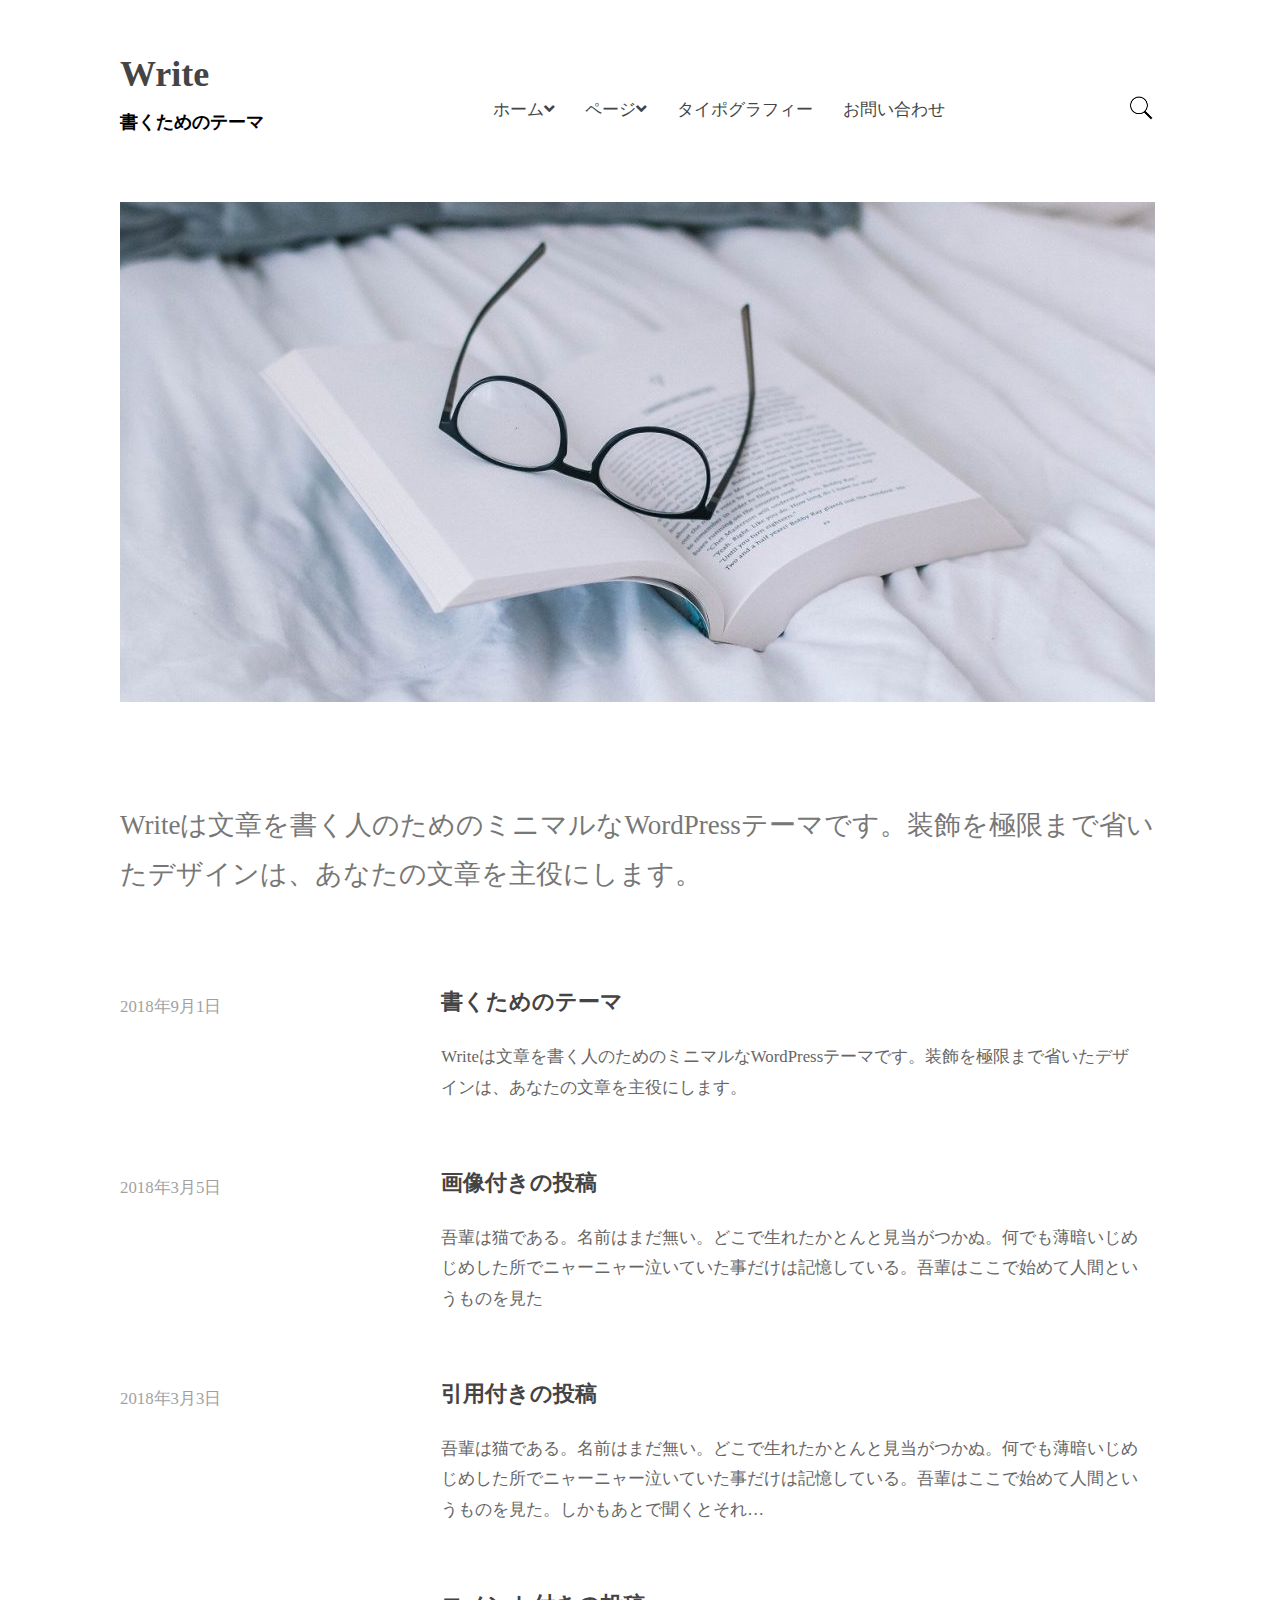
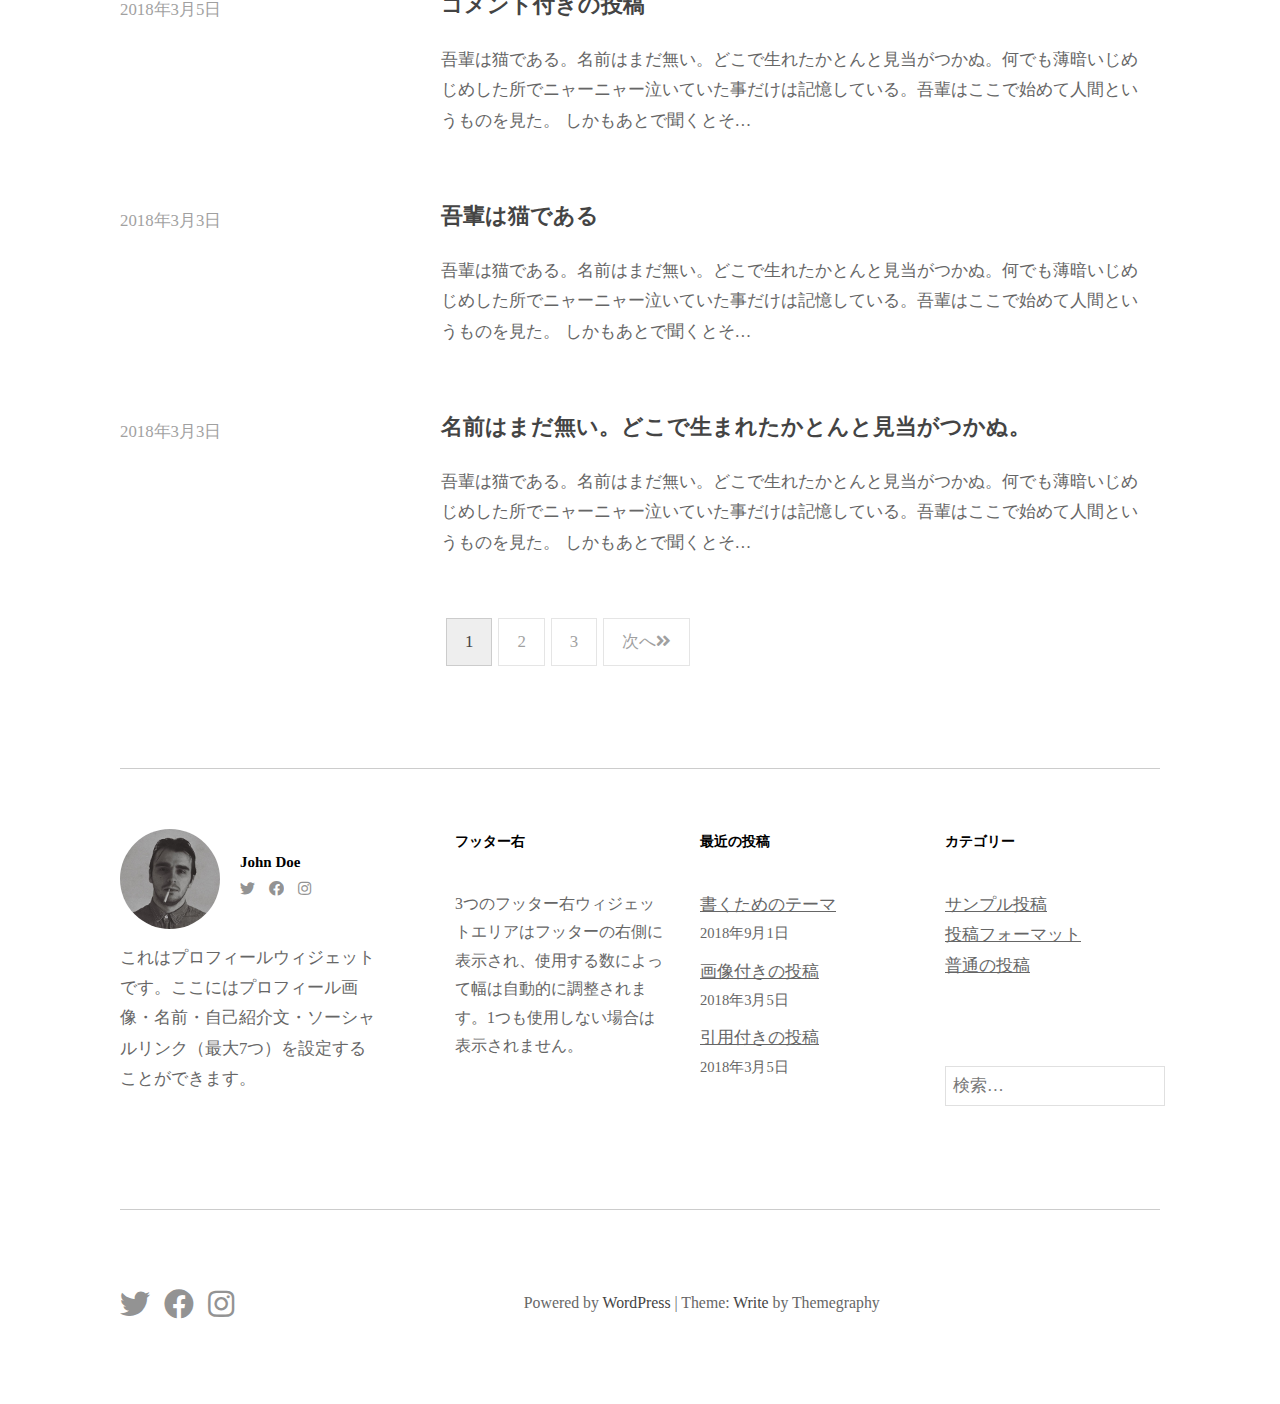
<file: write.html>
<!DOCTYPE html>
<html lang="en" dir="ltr">
  <head>
    <link rel="stylesheet" href="write.css">
    <meta charset="utf-8">
    <title>write</title>
    <link href="https://use.fontawesome.com/releases/v5.6.1/css/all.css" rel="stylesheet">
  </head>
  <body>
   <header>
    <div class="container">
      <div class="header-left">
        <h1><a href="#">Write</a>
          <p>書くためのテーマ</p>
      </div>
      <div class="header-right">
        <div class="header-navi">
          <ul class="navi">
            <li><a href="#">ホーム<i class="fas fa-angle-down"></i></a>
             <ul>
              <li><a href="/">→カスタマイズ</a></li>
             </ul>
           </li>
            <li><a href="#">ページ<i class="fas fa-angle-down"></i></a>
            <ul>
              <li><a href="/">→アイキャッチ画像なしのページ</a></li>
              <li><a href="/">→ページ（全幅テンプレート）</a></li>
            </ul>
            </li>
            <li><a href="#">タイポグラフィー</a></li>
            <li><a href="#">お問い合わせ</a></li>
          </ul>
        </div>
        <div class="search-wrapper">
          <form action="#">
            <input class="search" type="text" name="#" placeholder="検索…" />
          </form>
        </div>
      </div>
    </div>
   </header>

<div class="top-wrapper">
  <img src="cropped-nicole-honeywill-730102-unsplash.jpg" />
  <p>Writeは文章を書く人のためのミニマルなWordPressテーマです。装飾を極限まで省いたデザインは、あなたの文章を主役にします。</p>
</div>

<div class="main-wrapper">
  <div class="container">
    <div class="text-box">
      <div class="date">
        <p><a href="#">2018年9月1日</a></p>
      </div>
      <div class="text-area">
        <h1 class="text-heading"><a href="#">書くためのテーマ</a></h1>
        <p class="text">Writeは文章を書く人のためのミニマルなWordPressテーマです。装飾を極限まで省いたデザインは、あなたの文章を主役にします。</p>
      </div>
    </div>

    <div class="text-box">
      <div class="date">
        <p><a href="#">2018年3月5日</a></p>
      </div>
      <div class="text-area">
        <h1 class="text-heading"><a href="#">画像付きの投稿</a></h1>
        <p class="text">吾輩は猫である。名前はまだ無い。どこで生れたかとんと見当がつかぬ。何でも薄暗いじめじめした所でニャーニャー泣いていた事だけは記憶している。吾輩はここで始めて人間というものを見た
        </div>
    </div>

    <div class="text-box">
      <div class="date">
        <p><a href="#">2018年3月3日</a></p>
      </div>
      <div class="text-area">
        <h1 class="text-heading"><a href="#">引用付きの投稿</a></h1>
        <p class="text">吾輩は猫である。名前はまだ無い。どこで生れたかとんと見当がつかぬ。何でも薄暗いじめじめした所でニャーニャー泣いていた事だけは記憶している。吾輩はここで始めて人間というものを見た。しかもあとで聞くとそれ…
        </div>
    </div>

    <div class="text-box">
      <div class="date">
        <p><a href="#">2018年3月5日</a></p>
      </div>
      <div class="text-area">
        <h1 class="text-heading"><a href="#">コメント付きの投稿</a></h1>
        <p class="text">吾輩は猫である。名前はまだ無い。どこで生れたかとんと見当がつかぬ。何でも薄暗いじめじめした所でニャーニャー泣いていた事だけは記憶している。吾輩はここで始めて人間というものを見た。 しかもあとで聞くとそ…
        </div>
    </div>

    <div class="text-box">
      <div class="date">
        <p><a href="#">2018年3月3日</a></p>
      </div>
      <div class="text-area">
        <h1 class="text-heading"><a href="#">吾輩は猫である</a></h1>
        <p class="text">吾輩は猫である。名前はまだ無い。どこで生れたかとんと見当がつかぬ。何でも薄暗いじめじめした所でニャーニャー泣いていた事だけは記憶している。吾輩はここで始めて人間というものを見た。 しかもあとで聞くとそ…
        </div>
    </div>

    <div class="text-box">
      <div class="date">
        <p><a href="#">2018年3月3日</a></p>
      </div>
      <div class="text-area">
        <h1 class="text-heading"><a href="#">名前はまだ無い。どこで生まれたかとんと見当がつかぬ。</a></h1>
        <p class="text">吾輩は猫である。名前はまだ無い。どこで生れたかとんと見当がつかぬ。何でも薄暗いじめじめした所でニャーニャー泣いていた事だけは記憶している。吾輩はここで始めて人間というものを見た。 しかもあとで聞くとそ…
        </p>
      </div>
    </div>

    <ul class="page-list">
      <li class="this"><a>1</a></li>
      <li><a href="#">2</a></li>
      <li><a href="#">3</a></li>
      <li><a href="#">次へ<span class="fas fa-angle-double-right"></a></li>
    </ul>
  </div>
</div>

<div class="profile-wrapper">
  <div class="container">
    <div class="profile">
      <img class="photo" src="profile-m.png">
      <div class="profile-heading">
       <h1>John Doe</h1>
       <a href="#"><i class="fab fa-twitter"></i></a>
       <a href="#"><i class="fab fa-facebook"></i></a>
       <a href="#"><i class="fab fa-instagram"></i></a>
      </div>
      <div class="profile-text">
        <p>これはプロフィールウィジェットです。ここにはプロフィール画像・名前・自己紹介文・ソーシャルリンク（最大7つ）を設定することができます。
        </p>
      </div>
    </div>
    <div class="sub-menu">
      <div class="sub">
       <h2 class="sub-heading">フッター右</h2>
       <p class="sub-text">3つのフッター右ウィジェットエリアはフッターの右側に表示され、使用する数によって幅は自動的に調整されます。1つも使用しない場合は表示されません。</p>
      </div>

      <div class="sub">
       <h2 class="sub-heading">最近の投稿</h2>
       <ul class="sub1">
         <li><a href="#">書くためのテーマ</a></li>
         <p>2018年9月1日</p>
         <li><a href="#">画像付きの投稿</a></li>
         <p>2018年3月5日</p>
         <li><a href="#">引用付きの投稿</a></li>
         <p>2018年3月5日</p>
       </ul>
      </div>

      <div class="sub">
       <h2 class="sub-heading">カテゴリー</h2>
       <ul class="sb2">
         <li><a href="#">サンプル投稿<a/></li>
         <li><a href="#">投稿フォーマット<a/></li>
         <li><a href="#">普通の投稿<a/></li>
       </ul>
       <input class="sub-input" type="search" placeholder="検索…" />
      </div>
    </div>
  </div>
</div>

<footer>
  <div class="container">
    <div class="footer-icon">
      <a href="#"><i class="fab fa-twitter fa-2x"></i></a>
      <a href="#"><i class="fab fa-facebook fa-2x"></i></a>
      <a href="#"><i class="fab fa-instagram fa-2x"></i></a>
    </div>
    <div class="footer-logo">
      <p>Powered by <span><a href="#">WordPress</a></span> | Theme: <span><a href="#">Write</a></span> by Themegraphy</p>
    </div>
  </div>
</footer>

  </body>
</html>
</file>
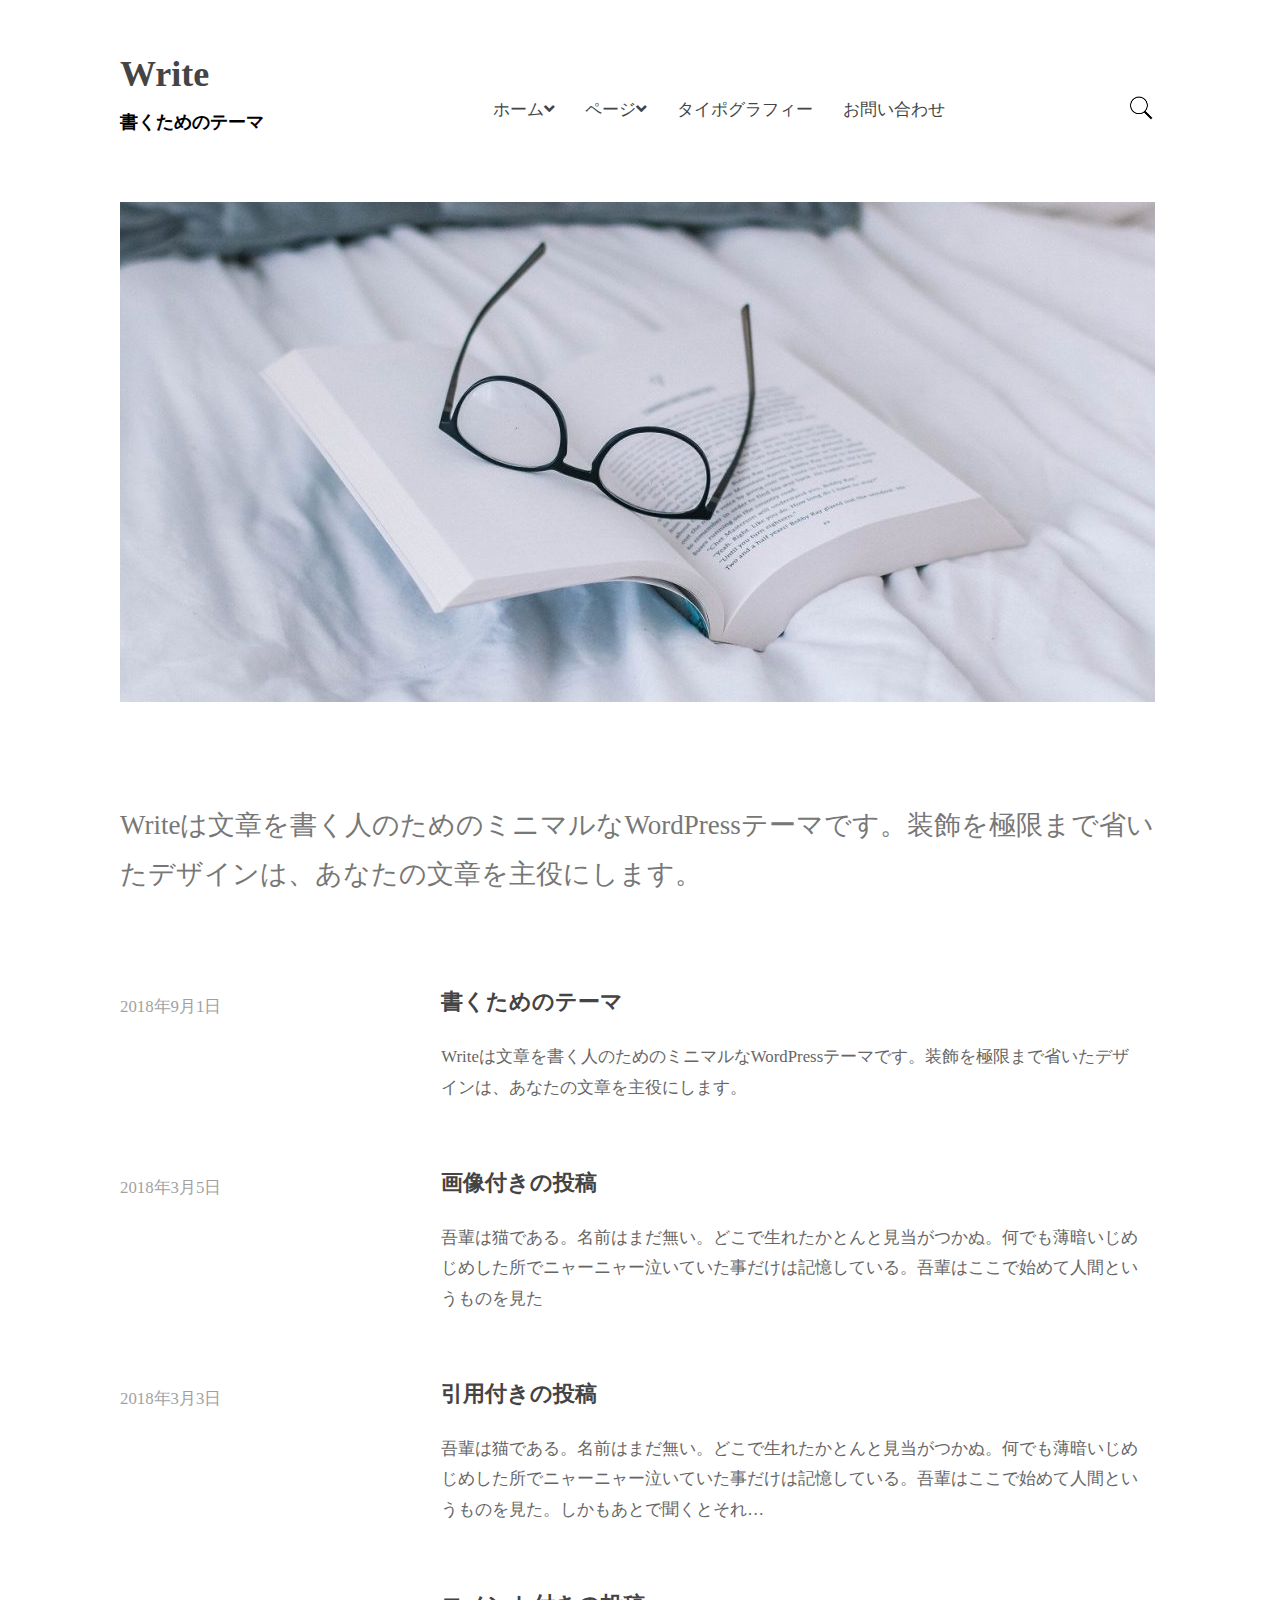
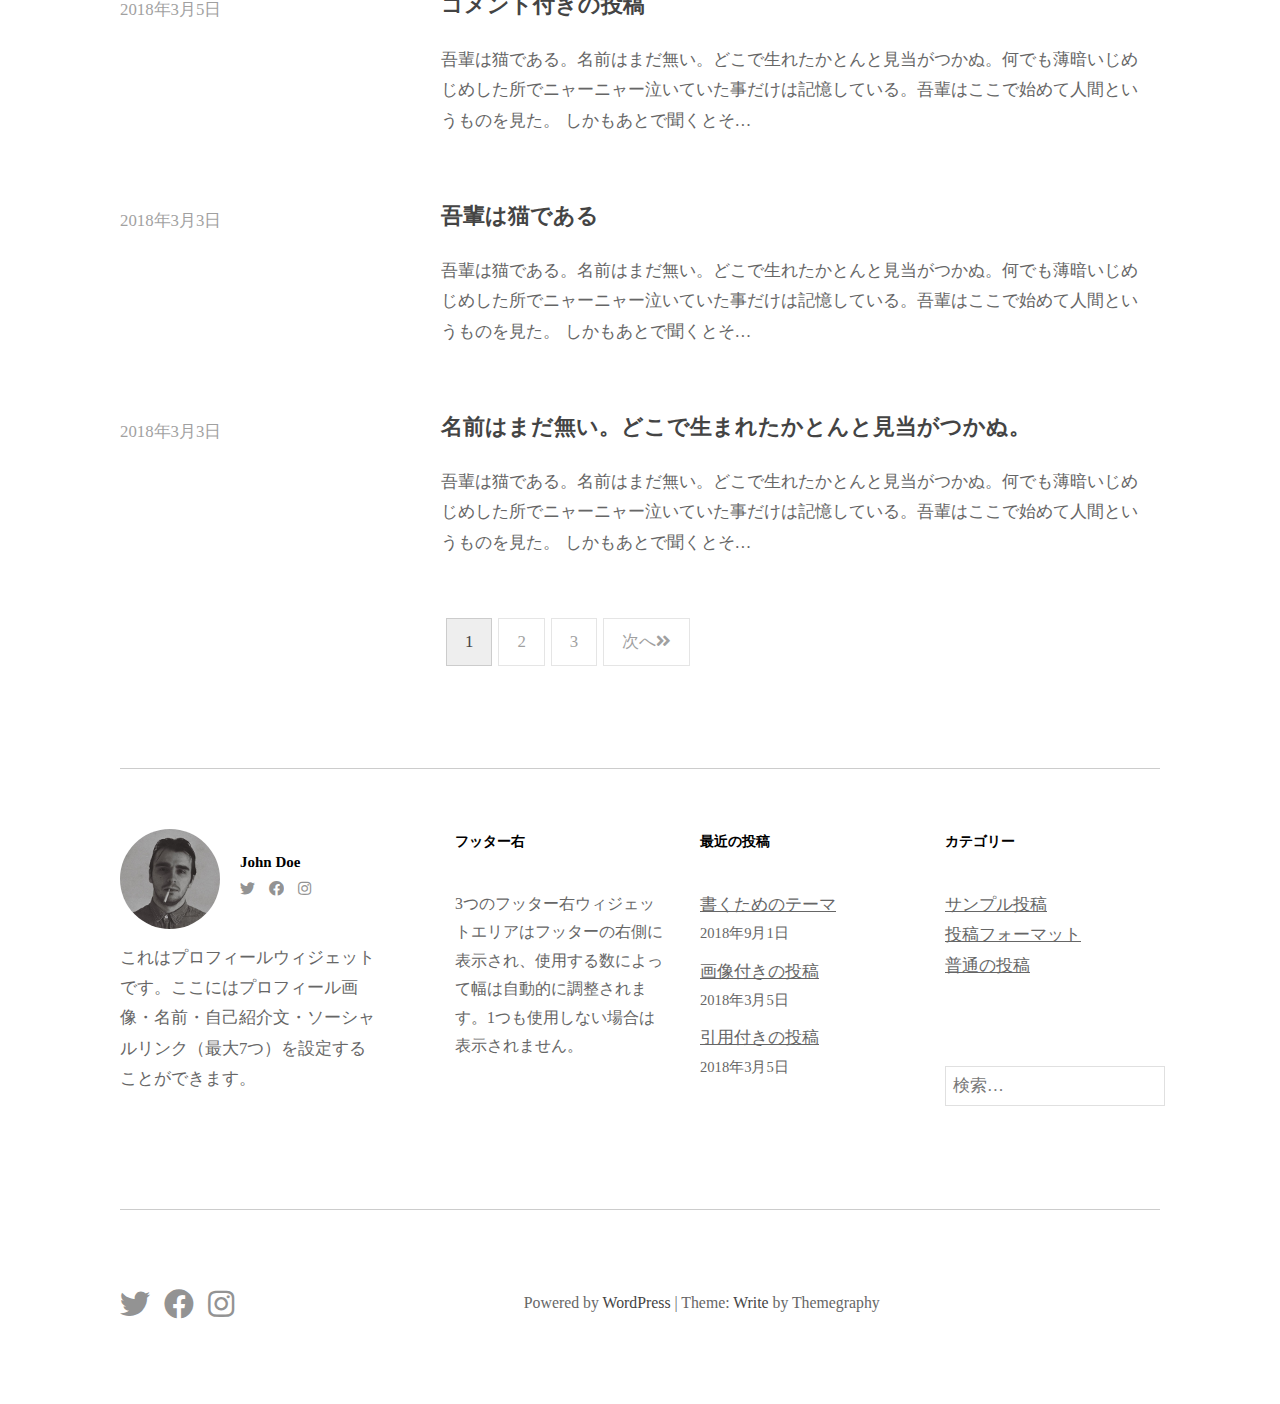
<file: wriye.html>
<!DOCTYPE html>
<html lang="en" dir="ltr">
  <head>
    <link rel="stylesheet" href="write.css">
    <meta charset="utf-8">
    <title></title>
    <link href="https://use.fontawesome.com/releases/v5.6.1/css/all.css" rel="stylesheet">
  </head>
  <body>
   <header>
    <div class="container">
      <div class="header-left">
        <h1><a href="#">Write</a>
          <p>書くためのテーマ</p>
      </div>
      <div class="header-right">
        <div class="header-navi">
          <ul class="navi">
            <li><a href="#">ホーム<i class="fas fa-angle-down"></i></a>
             <ul>
              <li><a href="/">→カスタマイズ</a></li>
             </ul>
           </li>
            <li><a href="#">ページ<i class="fas fa-angle-down"></i></a>
            <ul>
              <li><a href="/">→アイキャッチ画像なしのページ</a></li>
              <li><a href="/">→ページ（全幅テンプレート）</a></li>
            </ul>
            </li>
            <li><a href="#">タイポグラフィー</a></li>
            <li><a href="#">お問い合わせ</a></li>
          </ul>
        </div>
        <div class="search-wrapper">
          <form action="#">
            <input class="search" type="text" name="#" placeholder="検索…" />
          </form>
        </div>
      </div>
    </div>
   </header>

<div class="top-wrapper">
  <img src="cropped-nicole-honeywill-730102-unsplash.jpg" />
  <p>Writeは文章を書く人のためのミニマルなWordPressテーマです。装飾を極限まで省いたデザインは、あなたの文章を主役にします。</p>
</div>

<div class="main-wrapper">
  <div class="container">
    <div class="text-box">
      <div class="date">
        <p><a href="#">2018年9月1日</a></p>
      </div>
      <div class="text-area">
        <h1 class="text-heading"><a href="#">書くためのテーマ</a></h1>
        <p class="text">Writeは文章を書く人のためのミニマルなWordPressテーマです。装飾を極限まで省いたデザインは、あなたの文章を主役にします。</p>
      </div>
    </div>

    <div class="text-box">
      <div class="date">
        <p><a href="#">2018年3月5日</a></p>
      </div>
      <div class="text-area">
        <h1 class="text-heading"><a href="#">画像付きの投稿</a></h1>
        <p class="text">吾輩は猫である。名前はまだ無い。どこで生れたかとんと見当がつかぬ。何でも薄暗いじめじめした所でニャーニャー泣いていた事だけは記憶している。吾輩はここで始めて人間というものを見た
        </div>
    </div>

    <div class="text-box">
      <div class="date">
        <p><a href="#">2018年3月3日</a></p>
      </div>
      <div class="text-area">
        <h1 class="text-heading"><a href="#">引用付きの投稿</a></h1>
        <p class="text">吾輩は猫である。名前はまだ無い。どこで生れたかとんと見当がつかぬ。何でも薄暗いじめじめした所でニャーニャー泣いていた事だけは記憶している。吾輩はここで始めて人間というものを見た。しかもあとで聞くとそれ…
        </div>
    </div>

    <div class="text-box">
      <div class="date">
        <p><a href="#">2018年3月5日</a></p>
      </div>
      <div class="text-area">
        <h1 class="text-heading"><a href="#">コメント付きの投稿</a></h1>
        <p class="text">吾輩は猫である。名前はまだ無い。どこで生れたかとんと見当がつかぬ。何でも薄暗いじめじめした所でニャーニャー泣いていた事だけは記憶している。吾輩はここで始めて人間というものを見た。 しかもあとで聞くとそ…
        </div>
    </div>

    <div class="text-box">
      <div class="date">
        <p><a href="#">2018年3月3日</a></p>
      </div>
      <div class="text-area">
        <h1 class="text-heading"><a href="#">吾輩は猫である</a></h1>
        <p class="text">吾輩は猫である。名前はまだ無い。どこで生れたかとんと見当がつかぬ。何でも薄暗いじめじめした所でニャーニャー泣いていた事だけは記憶している。吾輩はここで始めて人間というものを見た。 しかもあとで聞くとそ…
        </div>
    </div>

    <div class="text-box">
      <div class="date">
        <p><a href="#">2018年3月3日</a></p>
      </div>
      <div class="text-area">
        <h1 class="text-heading"><a href="#">名前はまだ無い。どこで生まれたかとんと見当がつかぬ。</a></h1>
        <p class="text">吾輩は猫である。名前はまだ無い。どこで生れたかとんと見当がつかぬ。何でも薄暗いじめじめした所でニャーニャー泣いていた事だけは記憶している。吾輩はここで始めて人間というものを見た。 しかもあとで聞くとそ…
        </p>
      </div>
    </div>

    <ul class="page-list">
      <li class="this"><a>1</a></li>
      <li><a href="#">2</a></li>
      <li><a href="#">3</a></li>
      <li><a href="#">次へ<span class="fas fa-angle-double-right"></a></li>
    </ul>
  </div>
</div>

<div class="profile-wrapper">
  <div class="container">
    <div class="profile">
      <img class="photo" src="profile-m.png">
      <div class="profile-heading">
       <h1>John Doe</h1>
       <a href="#"><i class="fab fa-twitter"></i></a>
       <a href="#"><i class="fab fa-facebook"></i></a>
       <a href="#"><i class="fab fa-instagram"></i></a>
      </div>
      <div class="profile-text">
        <p>これはプロフィールウィジェットです。ここにはプロフィール画像・名前・自己紹介文・ソーシャルリンク（最大7つ）を設定することができます。
        </p>
      </div>
    </div>
    <div class="sub-menu">
      <div class="sub">
       <h2 class="sub-heading">フッター右</h2>
       <p class="sub-text">3つのフッター右ウィジェットエリアはフッターの右側に表示され、使用する数によって幅は自動的に調整されます。1つも使用しない場合は表示されません。</p>
      </div>

      <div class="sub">
       <h2 class="sub-heading">最近の投稿</h2>
       <ul class="sub1">
         <li><a href="#">書くためのテーマ</a></li>
         <p>2018年9月1日</p>
         <li><a href="#">画像付きの投稿</a></li>
         <p>2018年3月5日</p>
         <li><a href="#">引用付きの投稿</a></li>
         <p>2018年3月5日</p>
       </ul>
      </div>

      <div class="sub">
       <h2 class="sub-heading">カテゴリー</h2>
       <ul class="sb2">
         <li><a href="#">サンプル投稿<a/></li>
         <li><a href="#">投稿フォーマット<a/></li>
         <li><a href="#">普通の投稿<a/></li>
       </ul>
       <input class="sub-input" type="search" placeholder="検索…" />
      </div>
    </div>
  </div>
</div>

<footer>
  <div class="container">
    <div class="footer-icon">
      <a href="#"><i class="fab fa-twitter fa-2x"></i></a>
      <a href="#"><i class="fab fa-facebook fa-2x"></i></a>
      <a href="#"><i class="fab fa-instagram fa-2x"></i></a>
    </div>
    <div class="footer-logo">
      <p>Powered by <span><a href="#">WordPress</a></span> | Theme: <span><a href="#">Write</a></span> by Themegraphy</p>
    </div>
  </div>
</footer>

  </body>
</html>
</file>
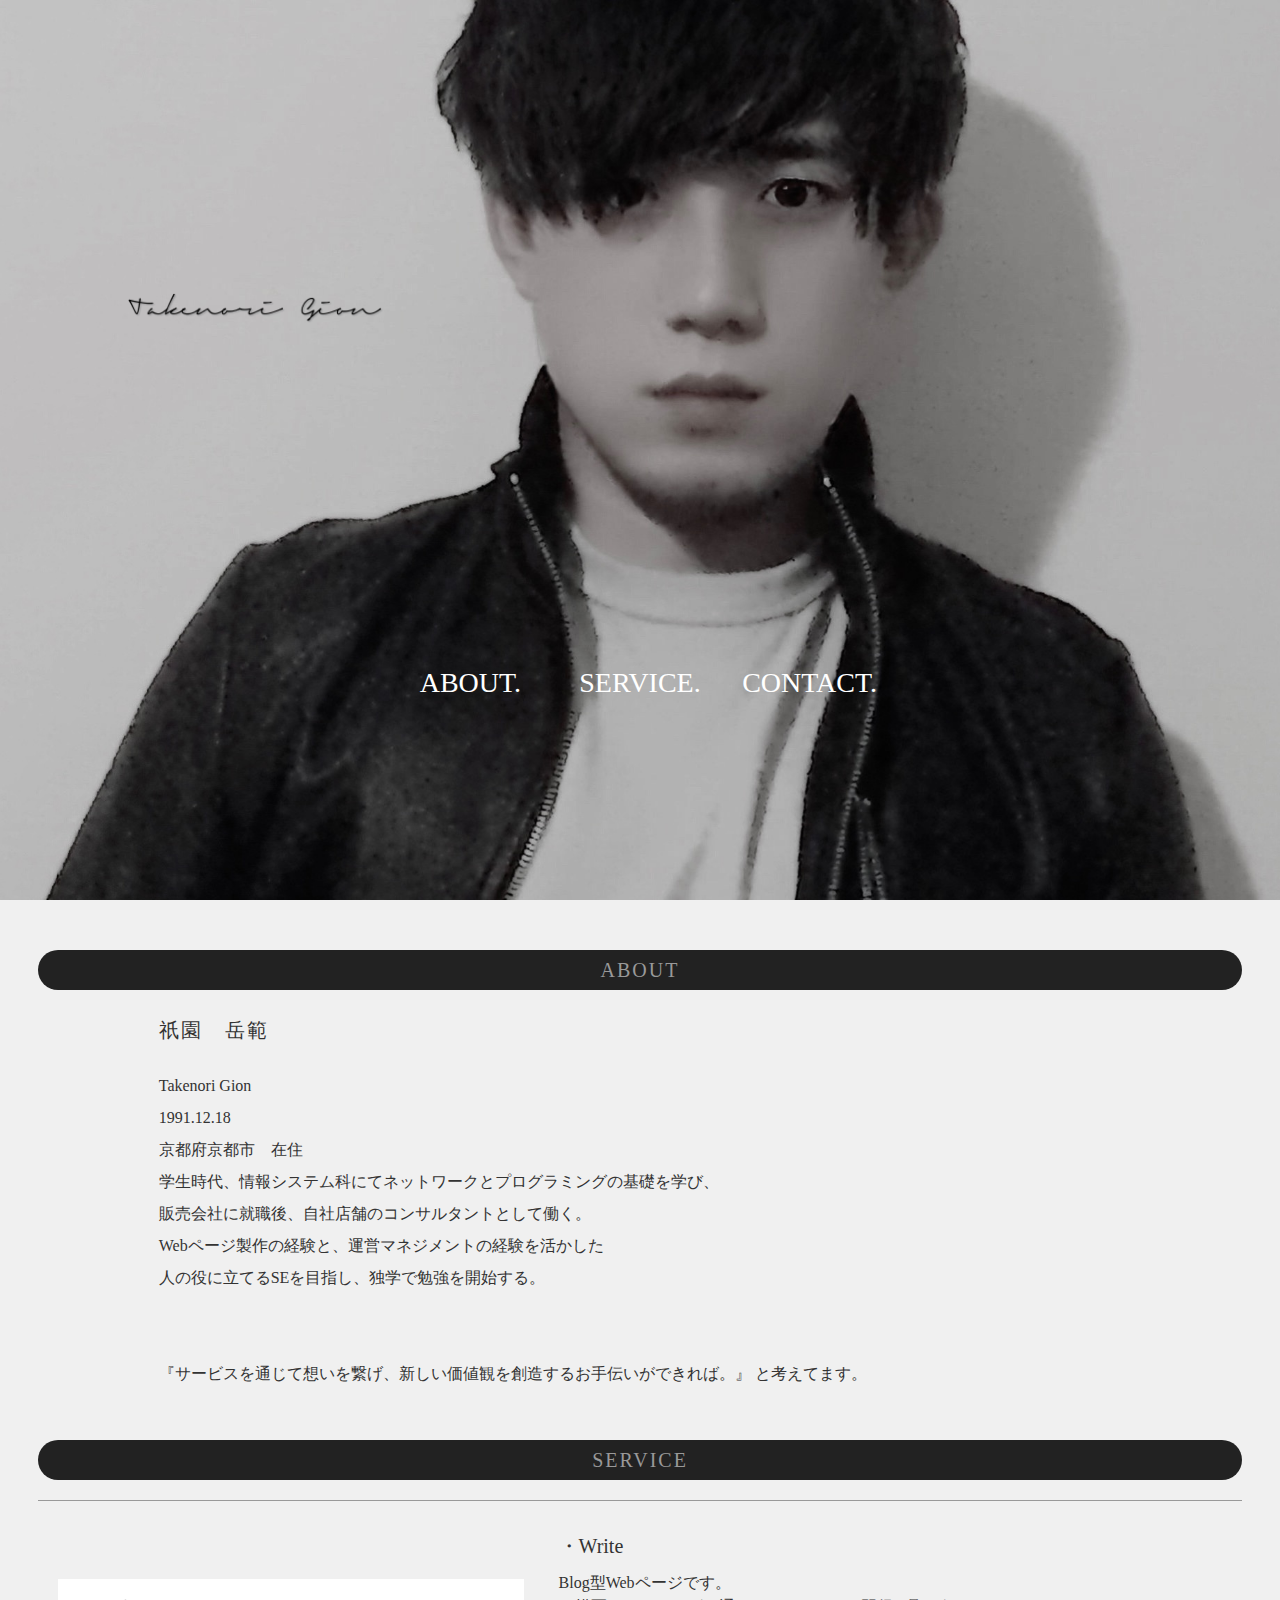
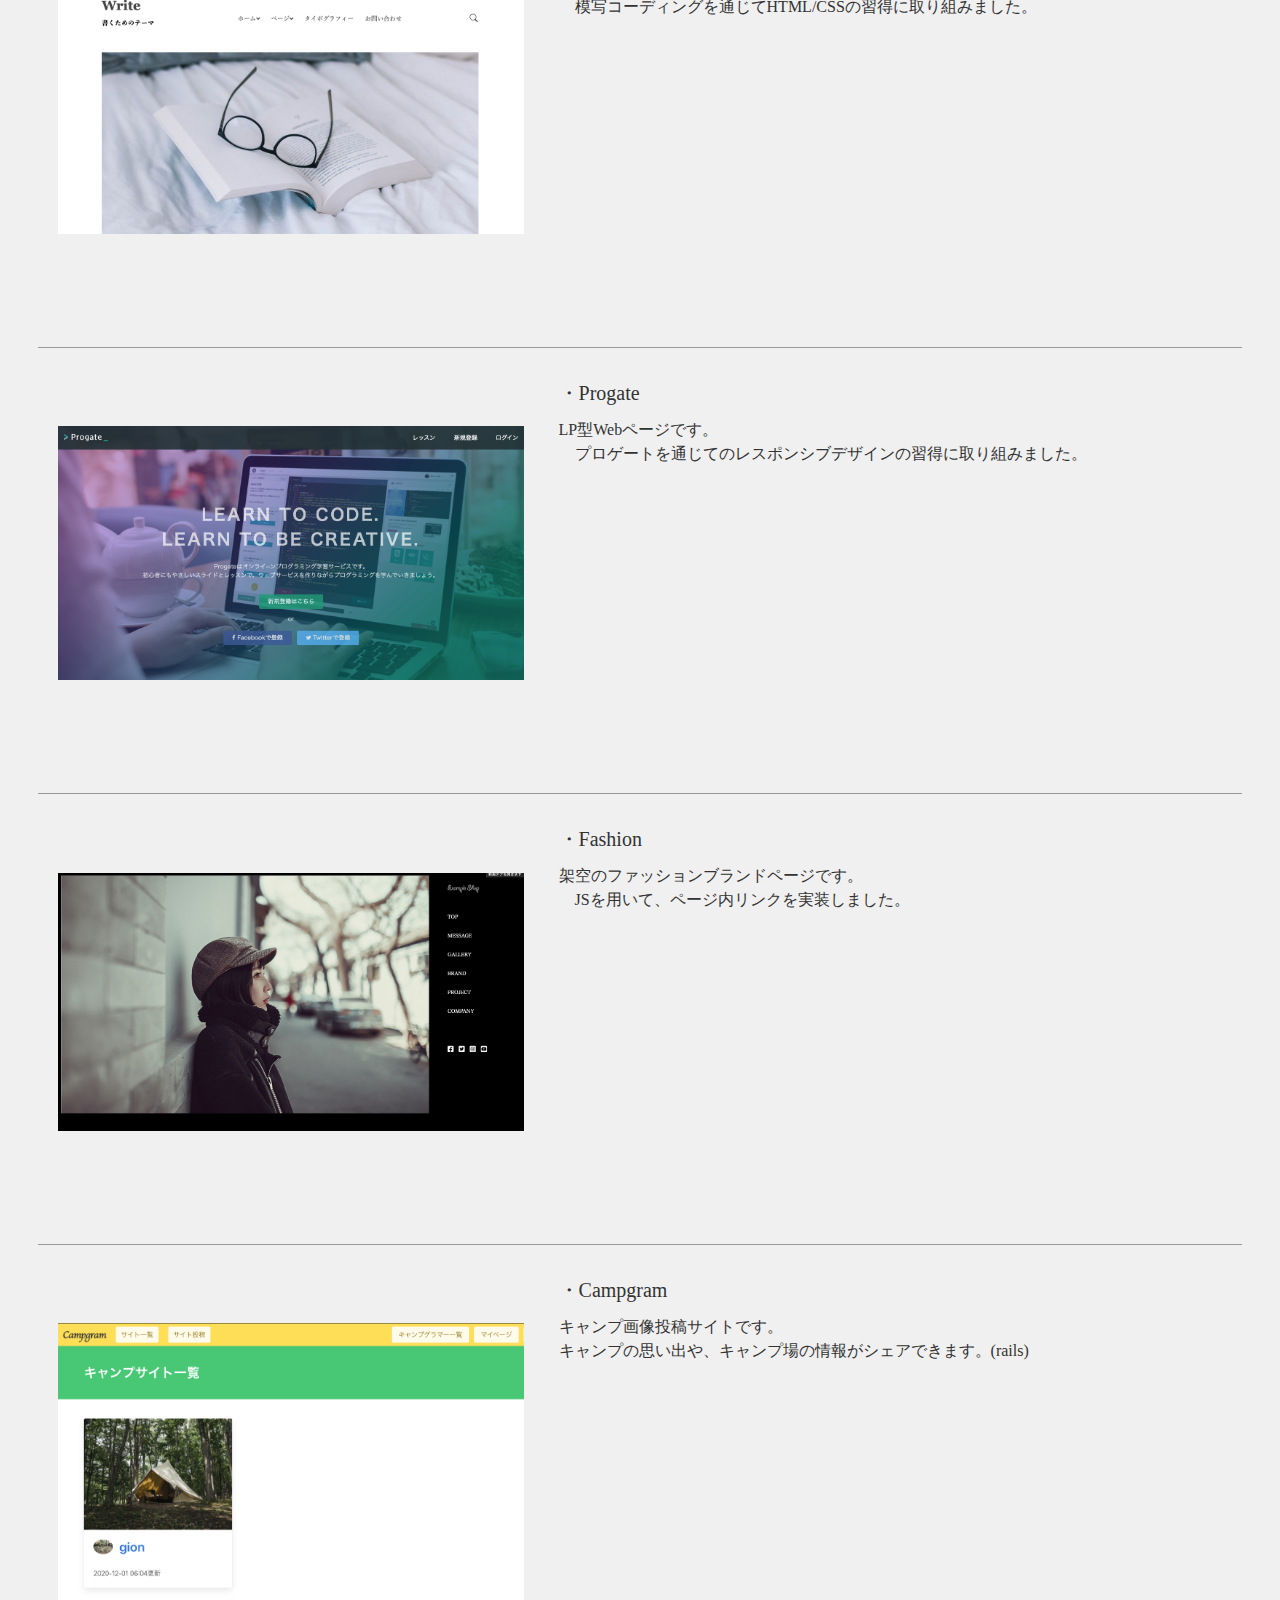
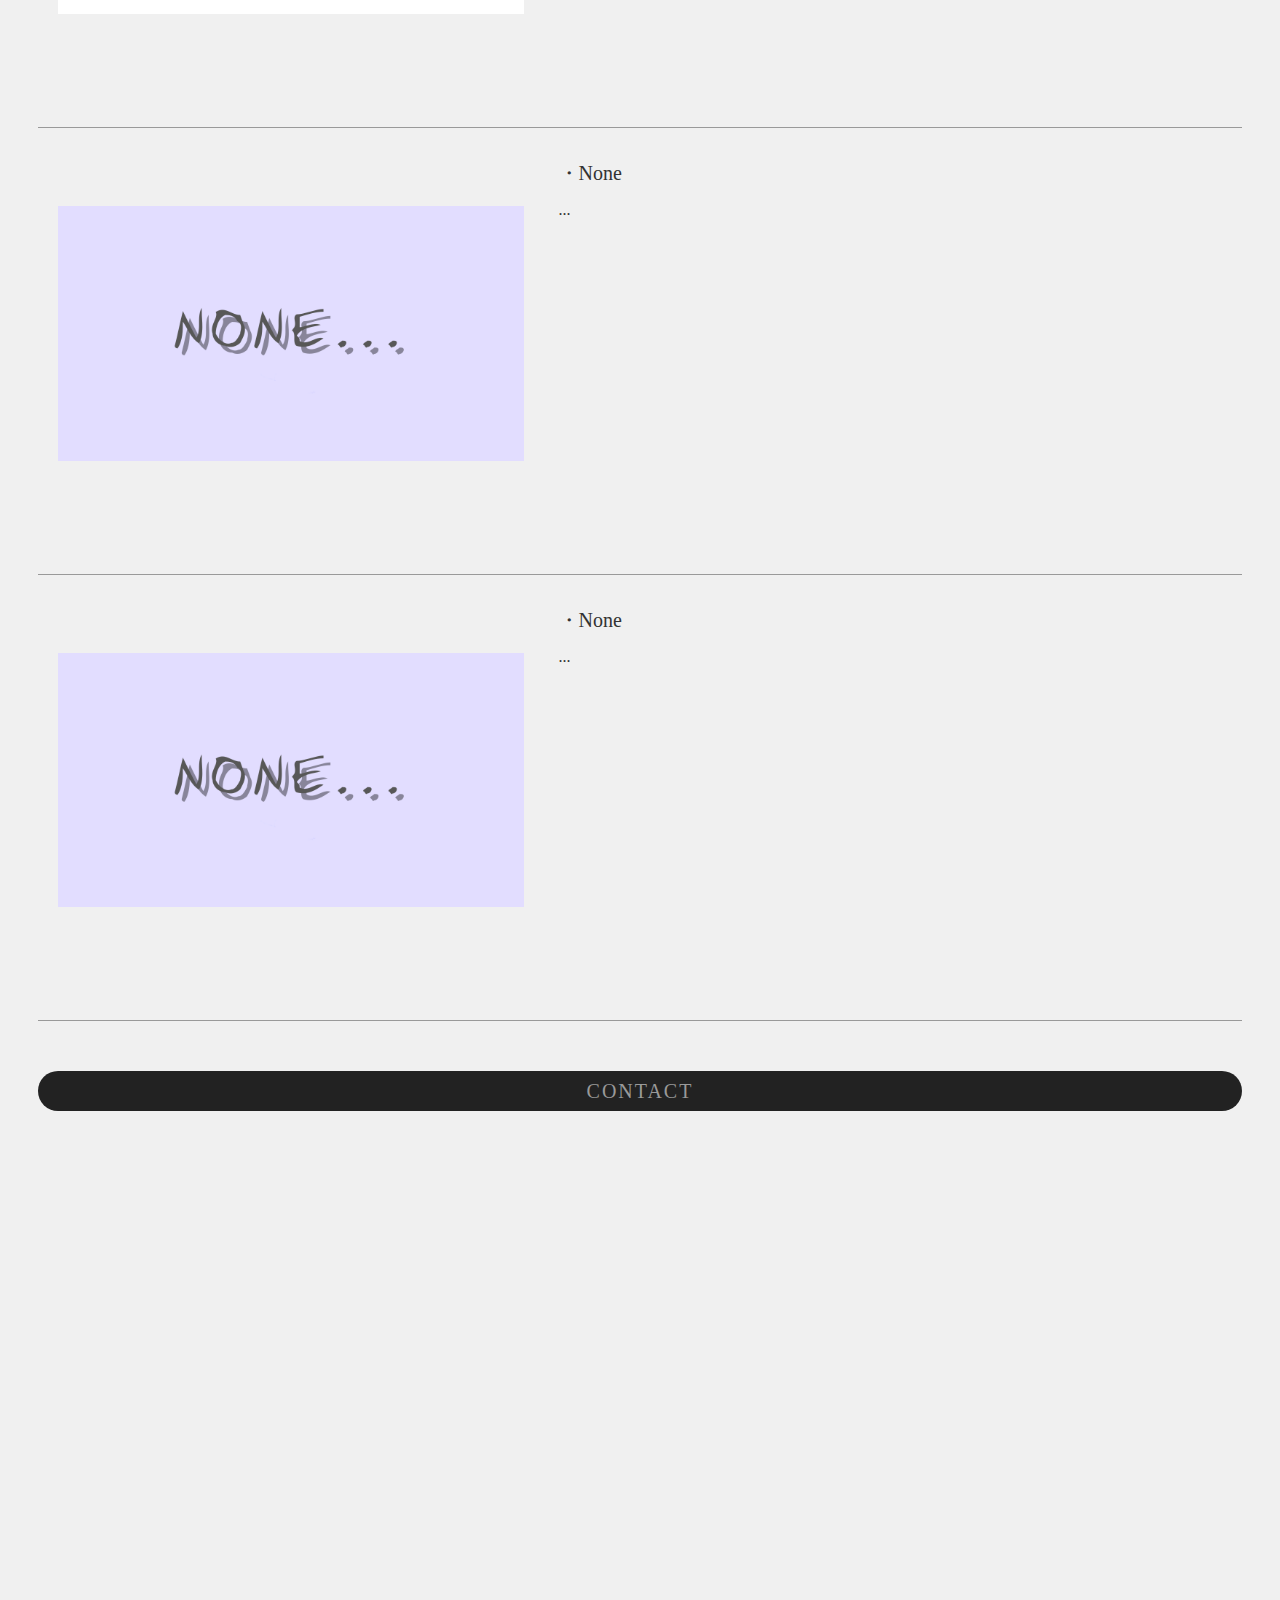
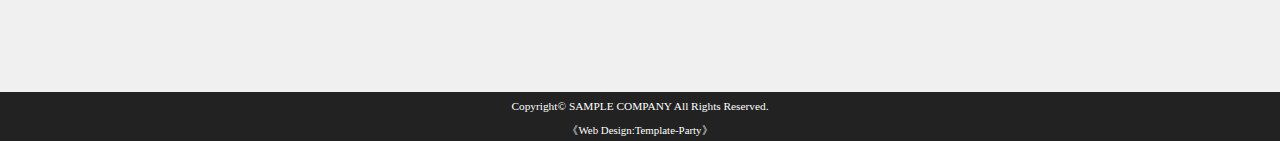
<file: portfolio/profile.html>
<!DOCTYPE html>
<html lang="ja" dir="ltr">
  <head>
    <meta charset="utf-8">
    <title>Takenori_Gion</title>
    <link rel="stylesheet" href="style.css">

    <script src="prof.js"></script>
    <script src="https://ajax.googleapis.com/ajax/libs/jquery/1.12.4/jquery.min.js"></script>
    <script>
    $(function(){
    $('a[href^="#"]').click(function() {
    var speed = 800;
    var href= $(this).attr("href");
    var target = $(href == "#" || href == "" ? 'html' : href);
    var position = target.offset().top;
    $('body,html').animate({scrollTop:position}, speed, 'swing');
    return false;
    });
    });
    </script>
  </head>
  <body>

    <header>
      <h1 id="logo"><a href="#company"><img src="img/tg-lg.png"></a></h1>
      <nav id="menubar">
      <ul>
      <li><a href="#company">ABOUT.</a></li>
      <li><a href="#service">SERVICE.</a></li>
      <li><a href="#contact">CONTACT.</a></li>
      </ul>
      </nav>
    </header>

    <div id="container">
      <div id="contents">


        <section id="company">

          <h2>ABOUT</h2>

          <div class="ab">

          <tr>
          <h3>祇園　岳範</h3>
          <td>
            Takenori Gion<br>
            1991.12.18<br>
            京都府京都市　在住<br>
            学生時代、情報システム科にてネットワークとプログラミングの基礎を学び、<br>
            販売会社に就職後、自社店舗のコンサルタントとして働く。<br>
            Webページ製作の経験と、運営マネジメントの経験を活かした<br>
            人の役に立てるSEを目指し、独学で勉強を開始する。<br>
            <br>
            <br>
            『サービスを通じて想いを繋げ、新しい価値観を創造するお手伝いができれば。』
            と考えてます。
          </td>
          </tr>

        </div>

        </section>

        <section id="service">

          <h2>SERVICE</h2>

          <div class="list">
            <a href="https://gion-ad-art.github.io/write.html">
            <img src="img/wt-pg.png" alt=""></a>
            <h4>・Write</h4>
            <p>Blog型Webページです。<br>
             　模写コーディングを通じてHTML/CSSの習得に取り組みました。
            </p>
          </div>

          <div class="list">
            <a href="https://gion-ad-art.github.io/index.html">
            <img src="img/pg-pg.png" alt=""></a>
            <h4>・Progate</h4>
            <p>LP型Webページです。<br>
             　プロゲートを通じてのレスポンシブデザインの習得に取り組みました。
            </p>
          </div>

          <div class="list">
            <a href="https://gion-ad-art.github.io/fashion/fashion.html">
            <img src="img/fa-pg.png" alt=""></a>
            <h4>・Fashion</h4>
            <p>架空のファッションブランドページです。<br>
             　JSを用いて、ページ内リンクを実装しました。
            </p>
          </div>

          <div class="list">
            <a href="https://hidden-fortress-73344.herokuapp.com">
            <img src="img/cg.png" alt=""></a>
            <h4>・Campgram</h4>
            <p>キャンプ画像投稿サイトです。<br>
               キャンプの思い出や、キャンプ場の情報がシェアできます。(rails)</p>
          </div>
          
          
           <div class="list">
            <a href="#">
            <img src="img/no-ne.png" alt=""></a>
            <h4>・None</h4>
            <p>...</p>
          </div> 
          
          
          <div class="list">
            <a href="#">
            <img src="img/no-ne.png" alt=""></a>
            <h4>・None</h4>
            <p>...</p>
          </div>



        </section>






        <section id="contact">

        <h2>CONTACT</h2>

        <iframe src="https://docs.google.com/forms/d/e/1FAIpQLSeknz37DoYDJFFeb6LSl4KSYT7pwrca7H4uLjsmg7-WBZoi5g/viewform?embedded=true" width="640" height="500" frameborder="0" marginheight="0" marginwidth="0">読み込んでいます…</iframe>


        </section>

        </div>

        </div>

        <footer>
        <small>Copyright&copy; <a href="index.html">SAMPLE COMPANY</a> All Rights Reserved.</small>
        <span class="pr">《<a href="https://template-party.com/" target="_blank">Web Design:Template-Party</a>》</span>
        </footer>

        <p class="nav-fix-pos-pagetop"><a href="#">↑</a></p>



  </body>
</html>
</file>
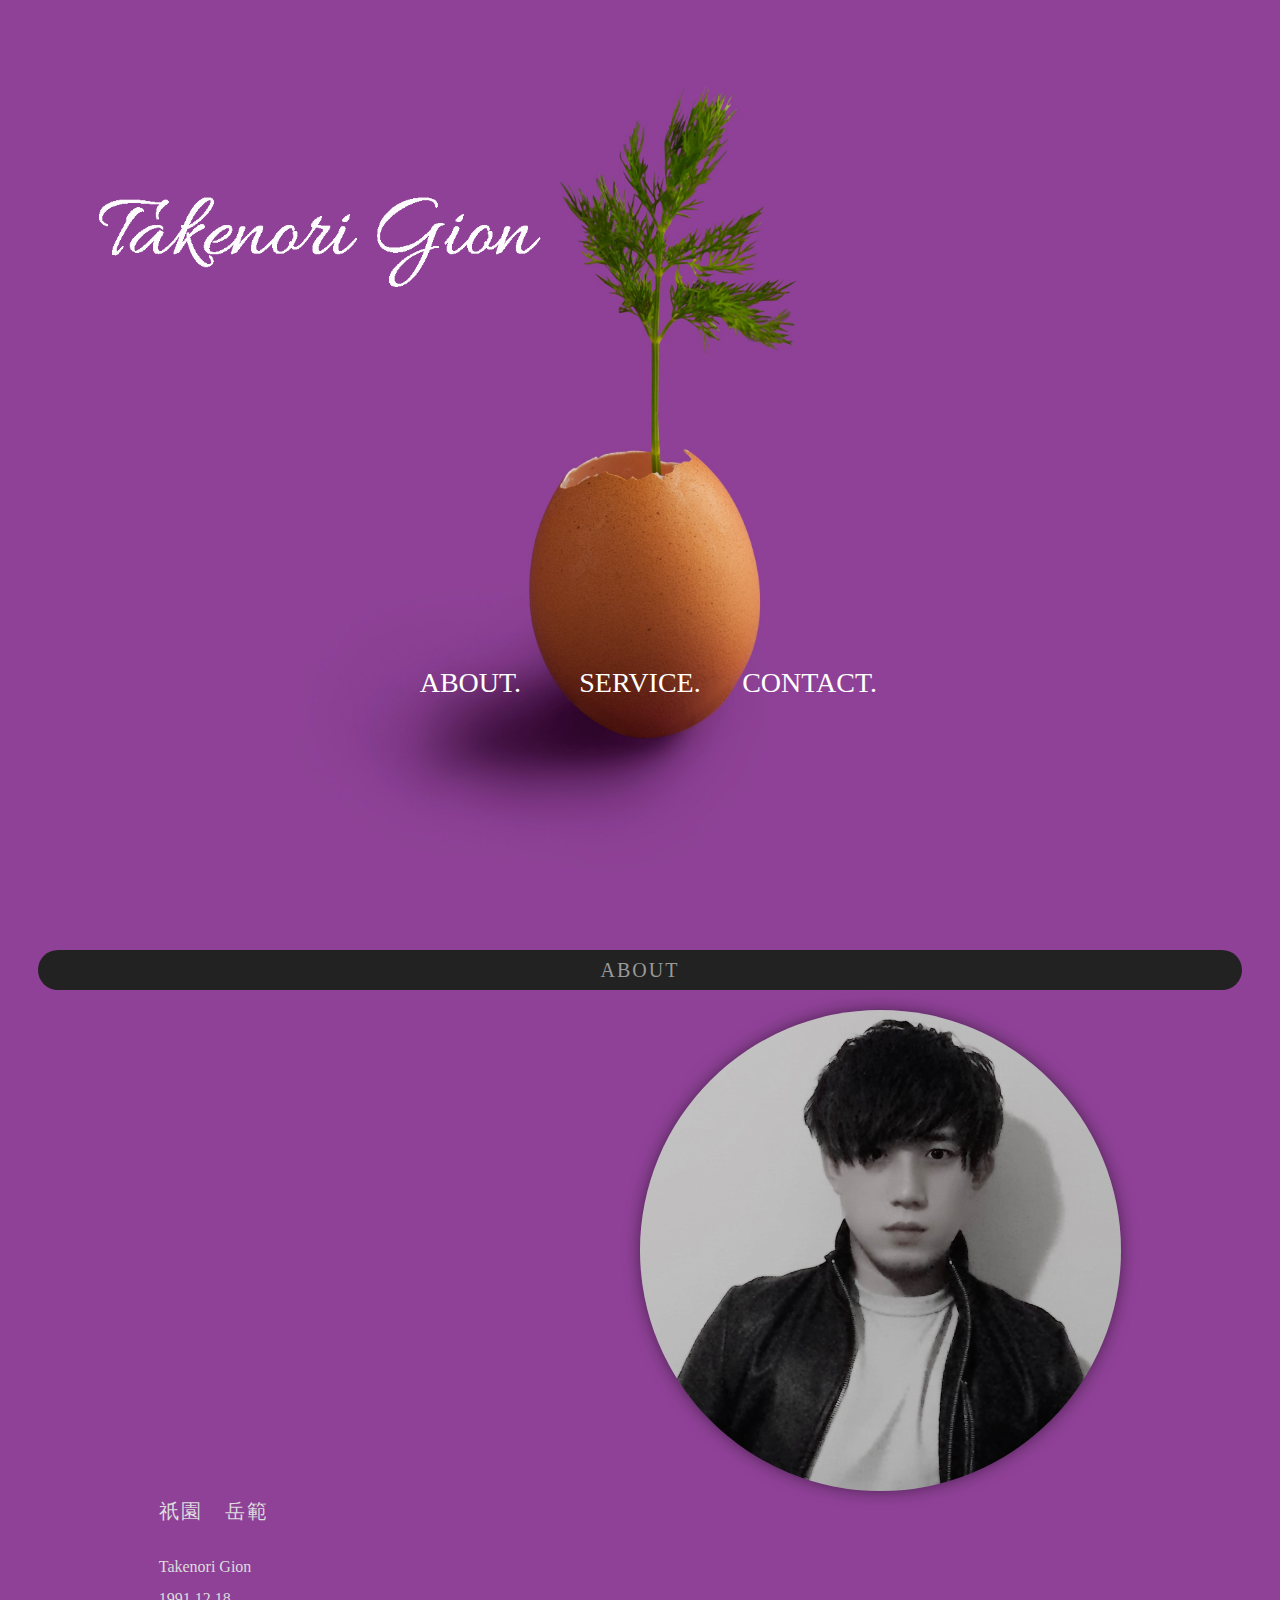
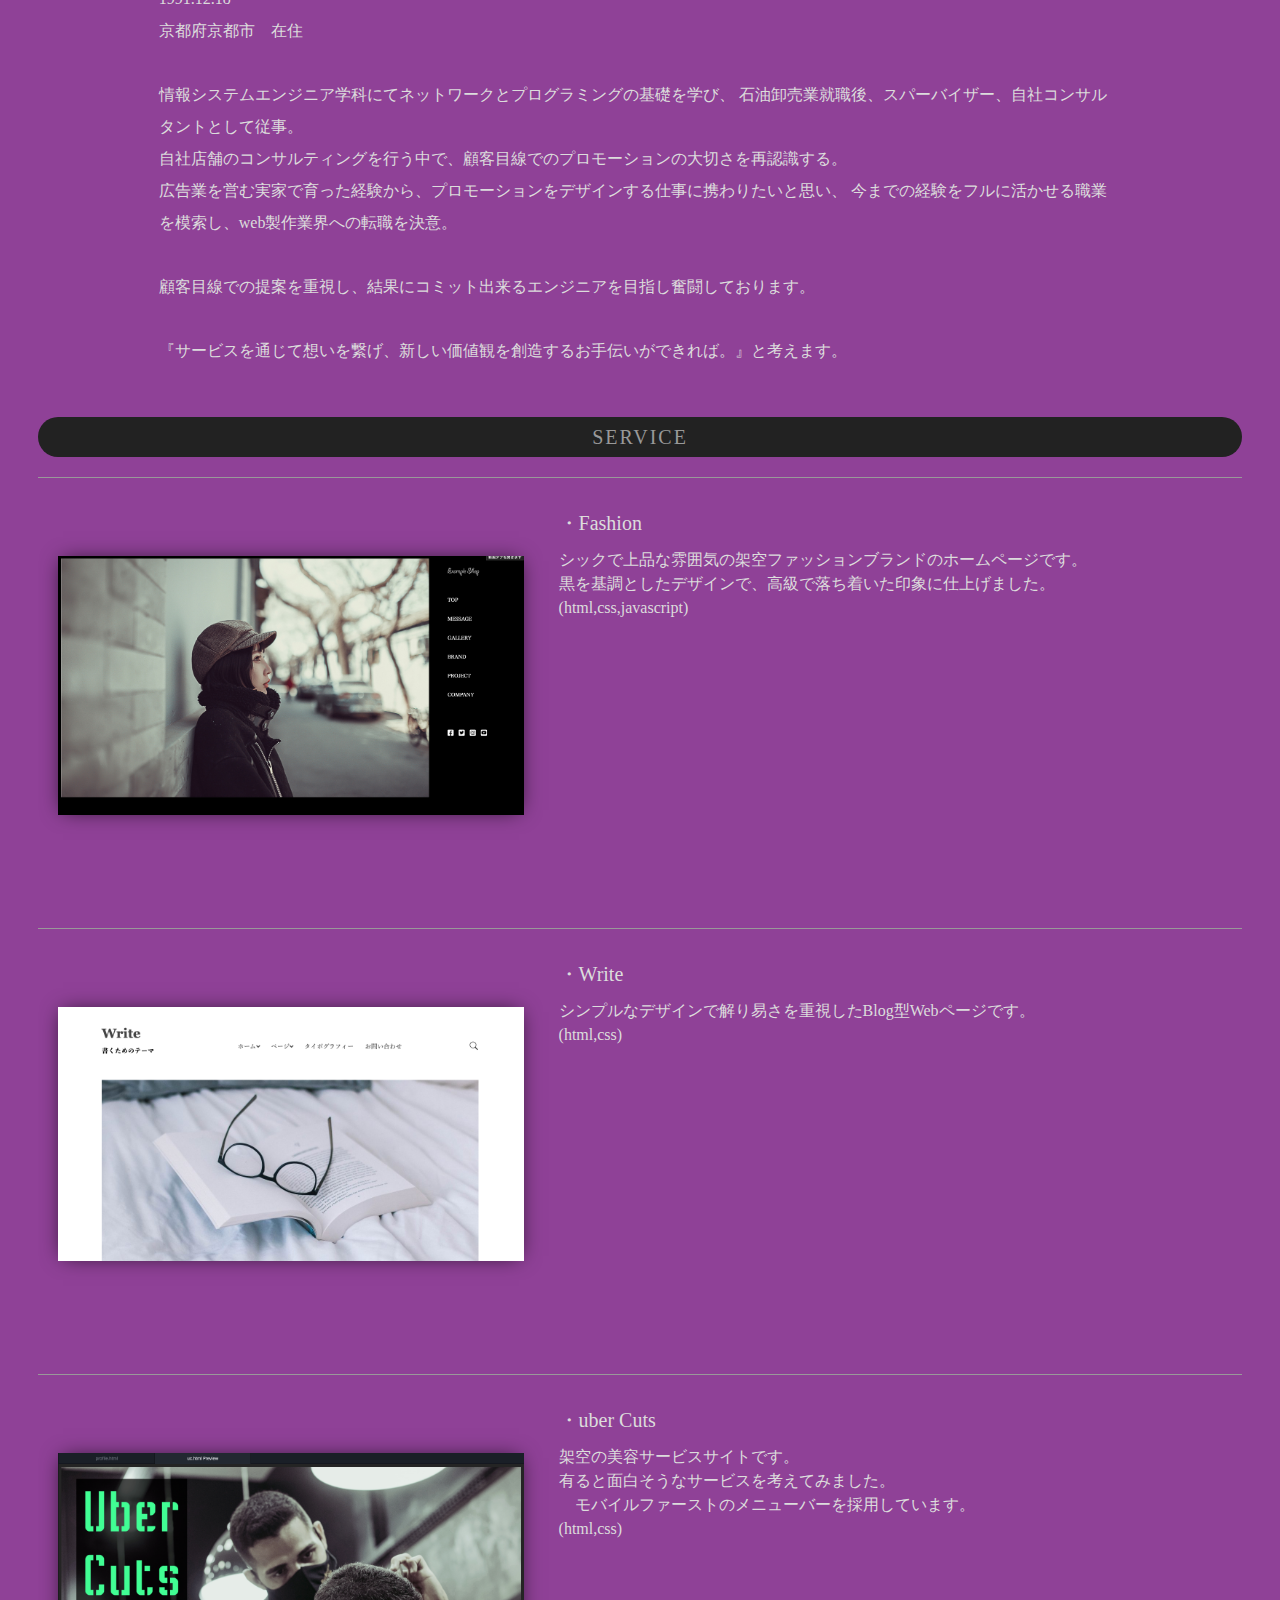
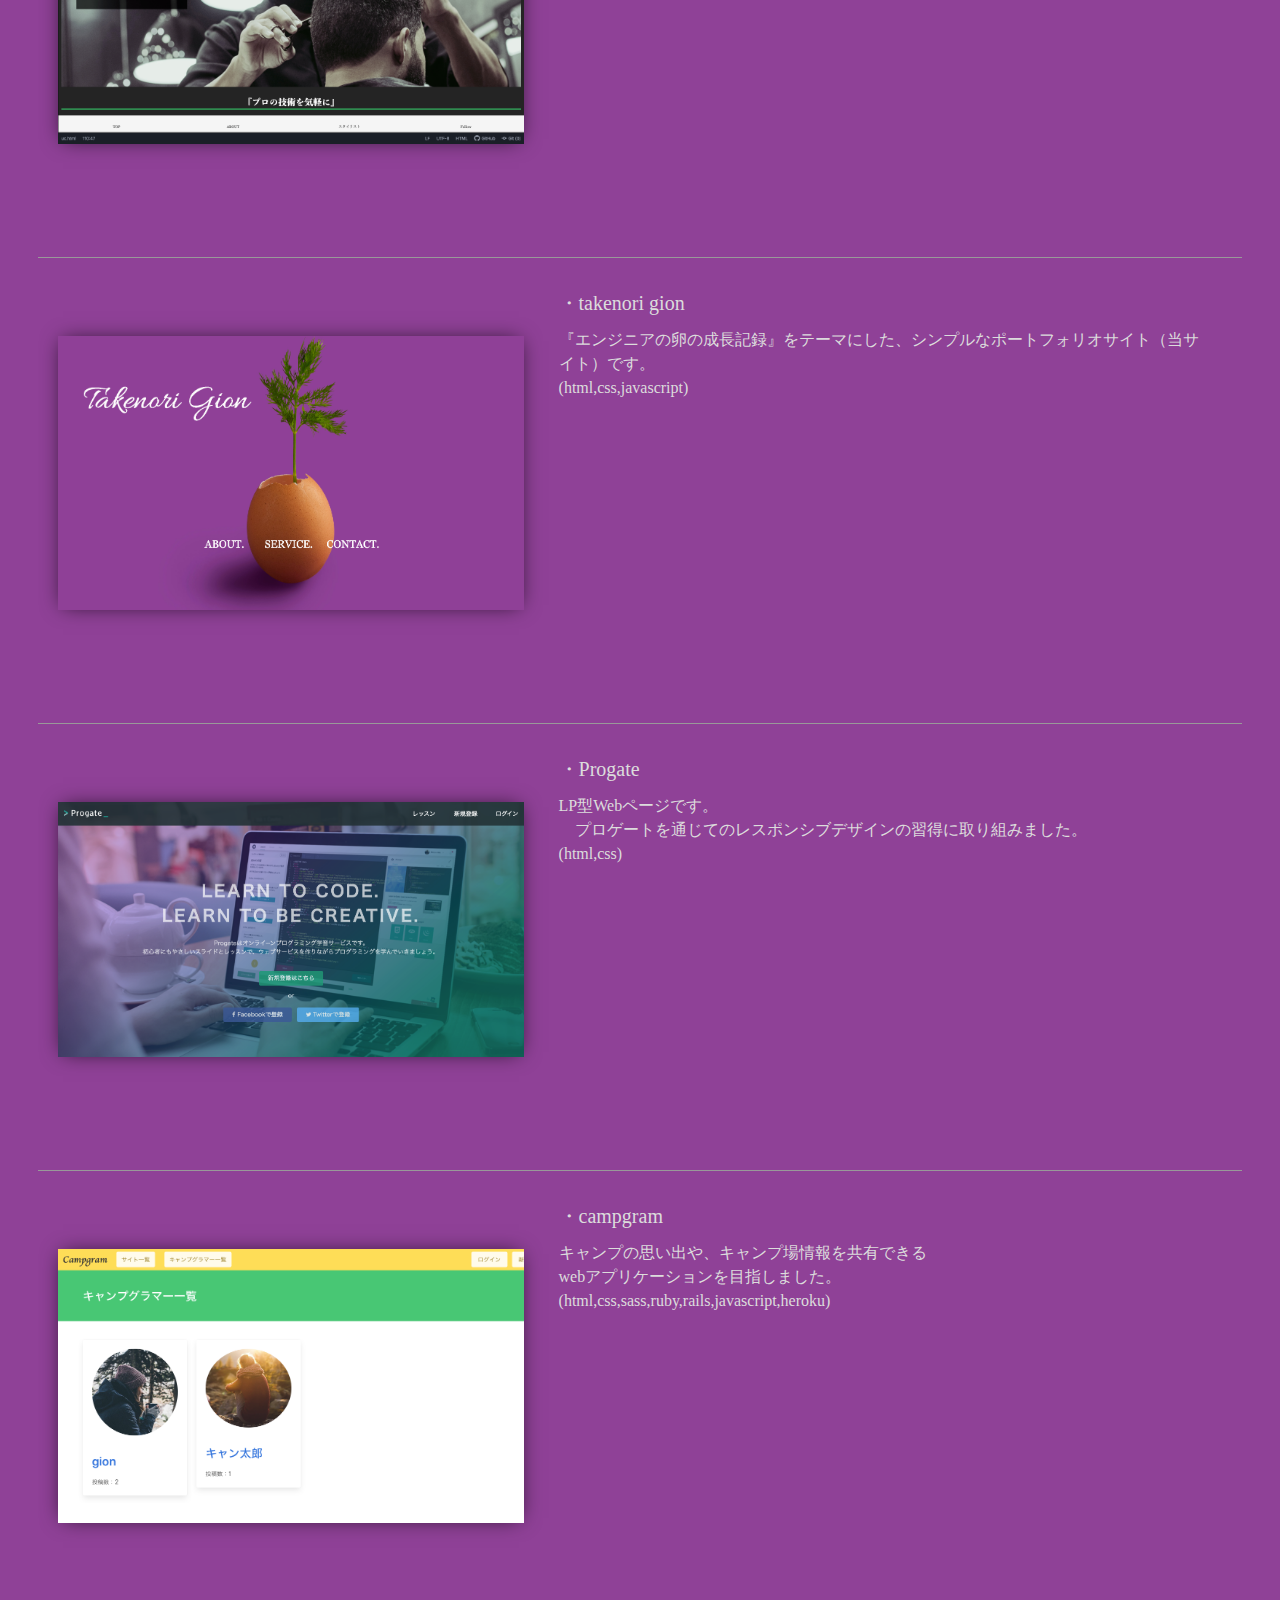
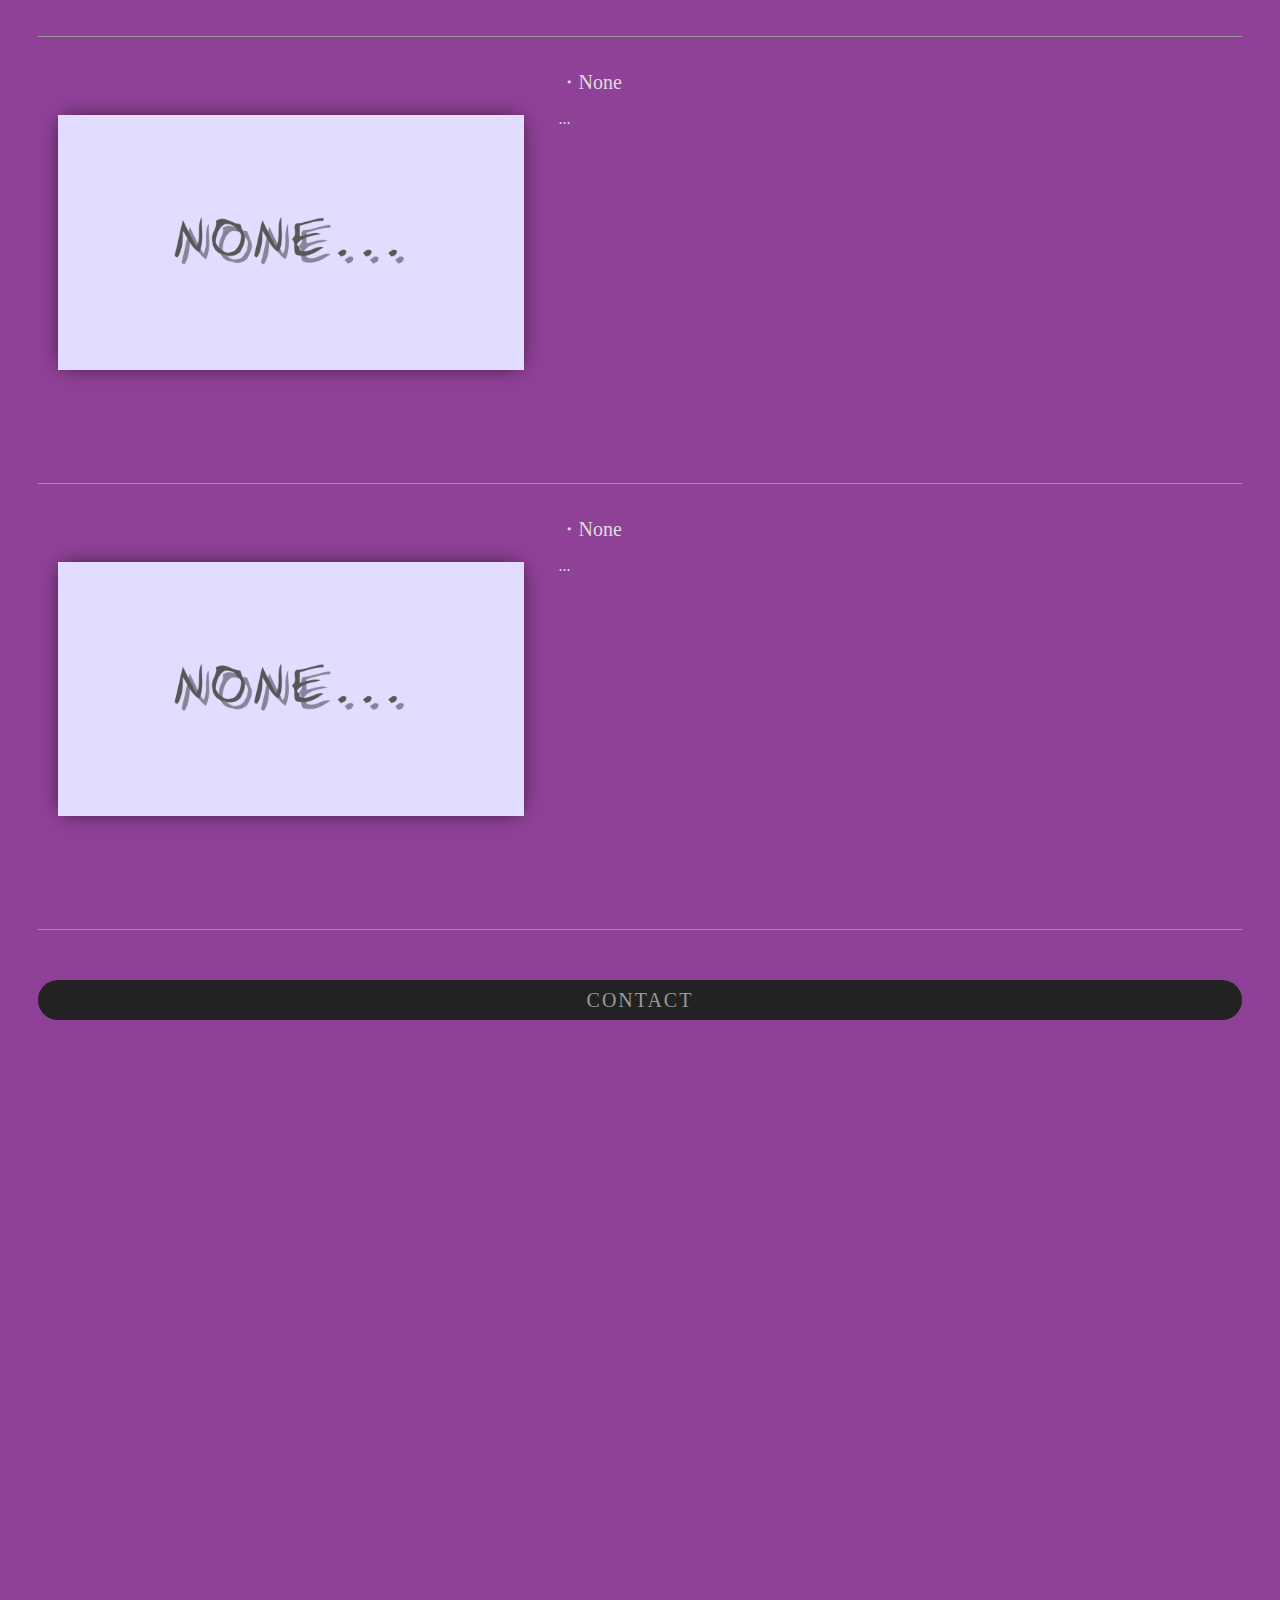
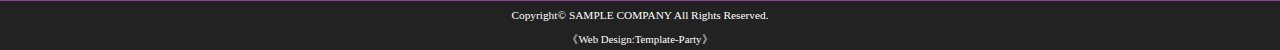
<file: portfolio2/profile.html>
<!DOCTYPE html>
<html lang="ja" dir="ltr">
  <head>
    <meta charset="utf-8">
    <title>Takenori_Gion</title>
    <link rel="stylesheet" href="style.css">

    <script src="prof.js"></script>
    <script src="https://ajax.googleapis.com/ajax/libs/jquery/1.12.4/jquery.min.js"></script>
    <script>
    $(function(){
    $('a[href^="#"]').click(function() {
    var speed = 800;
    var href= $(this).attr("href");
    var target = $(href == "#" || href == "" ? 'html' : href);
    var position = target.offset().top;
    $('body,html').animate({scrollTop:position}, speed, 'swing');
    return false;
    });
    });
    </script>
  </head>
  <body>

    <header>
      <h1 id="logo"><a href="#company"><img src="img/hw-lg.png"></a></h1>
      <nav id="menubar">
      <ul>
      <li><a href="#company">ABOUT.</a></li>
      <li><a href="#service">SERVICE.</a></li>
      <li><a href="#contact">CONTACT.</a></li>
      </ul>
      </nav>
    </header>

    <div id="container">
      <div id="contents">


        <section id="company">

          <h2>ABOUT</h2>

          <div class="ab">

          <tr>
            <img class="ig" src="img/g-im2.jpg">
          <h3 class="gion">祇園　岳範</h3>

          <td>
            Takenori Gion<br>
            1991.12.18<br>
            京都府京都市　在住<br>
            <br>
            情報システムエンジニア学科にてネットワークとプログラミングの基礎を学び、
            石油卸売業就職後、スパーバイザー、自社コンサルタントとして従事。<br>
            自社店舗のコンサルティングを行う中で、顧客目線でのプロモーションの大切さを再認識する。<br>
            広告業を営む実家で育った経験から、プロモーションをデザインする仕事に携わりたいと思い、
            今までの経験をフルに活かせる職業を模索し、web製作業界への転職を決意。<br>
            <br>

            顧客目線での提案を重視し、結果にコミット出来るエンジニアを目指し奮闘しております。<br>
            <br>
            『サービスを通じて想いを繋げ、新しい価値観を創造するお手伝いができれば。』と考えます。
          </td>
          </tr>

        </div>

        </section>

        <section id="service">

          <h2>SERVICE</h2>

          <div class="list">
            <a href="https://gion-ad-art.github.io/fashion/fashion.html">
            <img src="img/fa-pg.png" alt=""></a>
            <h4>・Fashion</h4>
            <p>シックで上品な雰囲気の架空ファッションブランドのホームページです。<br>
              黒を基調としたデザインで、高級で落ち着いた印象に仕上げました。<br>
              (html,css,javascript)

            </p>
          </div>

          <div class="list">
            <a href="https://gion-ad-art.github.io/write.html">
            <img src="img/wt-pg.png" alt=""></a>
            <h4>・Write</h4>
            <p>シンプルなデザインで解り易さを重視したBlog型Webページです。<br>
              (html,css)
            </p>
          </div>

          <div class="list">
            <a href="https://gion-ad-art.github.io/uber-cuts/uc.html">
            <img src="img/uc.png" alt=""></a>
            <h4>・uber Cuts</h4>
            <p>架空の美容サービスサイトです。<br>
            有ると面白そうなサービスを考えてみました。<br>
          　モバイルファーストのメニューバーを採用しています。<br>
            (html,css)</p>
          </div>

          <div class="list">
            <a href="#">
            <img src="img/tgp.png" alt=""></a>
            <h4>・takenori gion</h4>
            <p>『エンジニアの卵の成長記録』をテーマにした、シンプルなポートフォリオサイト（当サイト）です。<br>
            (html,css,javascript)</p>
          </div>

          <div class="list">
            <a href="https://gion-ad-art.github.io/index.html">
            <img src="img/pg-pg.png" alt=""></a>
            <h4>・Progate</h4>
            <p>LP型Webページです。<br>
             　プロゲートを通じてのレスポンシブデザインの習得に取り組みました。<br>
              (html,css)
            </p>
          </div>



          <div class="list">
            <a href="https://hidden-fortress-73344.herokuapp.com">
            <img src="img/cg.png" alt=""></a>
            <h4>・campgram</h4>
            <p>キャンプの思い出や、キャンプ場情報を共有できる<br>
            webアプリケーションを目指しました。<br>
            (html,css,sass,ruby,rails,javascript,heroku)</p>
          </div>

          <div class="list">
            <a href="#">
            <img src="img/no-ne.png" alt=""></a>
            <h4>・None</h4>
            <p>...</p>
          </div>

          <div class="list">
            <a href="#">
            <img src="img/no-ne.png" alt=""></a>
            <h4>・None</h4>
            <p>...</p>
          </div>



        </section>






        <section id="contact">

        <h2>CONTACT</h2>

        <iframe src="https://docs.google.com/forms/d/e/1FAIpQLSeknz37DoYDJFFeb6LSl4KSYT7pwrca7H4uLjsmg7-WBZoi5g/viewform?embedded=true" width="640" height="500" frameborder="0" marginheight="0" marginwidth="0">読み込んでいます…</iframe>


        </section>

        </div>

        </div>

        <footer>
        <small>Copyright&copy; <a href="index.html">SAMPLE COMPANY</a> All Rights Reserved.</small>
        <span class="pr">《<a href="https://template-party.com/" target="_blank">Web Design:Template-Party</a>》</span>
        </footer>

        <p class="nav-fix-pos-pagetop"><a href="#">↑</a></p>



  </body>
</html>
</file>
<file: portfolio/style.css>
html, body, div, span, object, iframe,
h1, h2, h3, h4, h5, h6, p, blockquote, pre,
abbr, address, cite, code,
del, dfn, em, img, ins, kbd, q, samp,
small, strong, sub, sup, var,
b, i,
dl, dt, dd, ol, ul, li,
fieldset, form, label, legend,
table, caption, tbody, tfoot, thead, tr, th, td,
article, aside, canvas, details, figcaption, figure,
footer, header, hgroup, menu, nav, section, summary,
time, mark, audio, video {
    margin:0;
    padding:0;
    border:0;
    outline:0;
    font-size:100%;
    vertical-align:baseline;
    background:transparent;
}

body {
    line-height:1;
}

article,aside,details,figcaption,figure,
footer,header,hgroup,menu,nav,section {
    display:block;
}

nav ul {
    list-style:none;
}

blockquote, q {
    quotes:none;
}

blockquote:before, blockquote:after,
q:before, q:after {
    content:'';
    content:none;
}

a {
    margin:0;
    padding:0;
    font-size:100%;
    vertical-align:baseline;
    background:transparent;
}

/* change colours to suit your needs */
ins {
    background-color:#ff9;
    color:#000;
    text-decoration:none;
}

/* change colours to suit your needs */
mark {
    background-color:#ff9;
    color:#000;
    font-style:italic;
    font-weight:bold;
}

del {
    text-decoration: line-through;
}

abbr[title], dfn[title] {
    border-bottom:1px dotted;
    cursor:help;
}

table {
    border-collapse:collapse;
    border-spacing:0;
}

/* change border colour to suit your needs */
hr {
    display:block;
    height:1px;
    border:0;  
    border-top:1px solid #cccccc;
    margin:1em 0;
    padding:0;
}

input, select {
    vertical-align:middle;
}
/*---------------------------------------------*/






html,body {height: 100%;}
body {
	margin: 0px;
	padding: 0px;
	color: #333;	/*全体の文字色*/
	font-family: Georgia, 游明朝, YuMincho, "Hiragino Mincho ProN", Meiryo, serif;
  background: rgb(0, 0, 0);
	font-size: 16px;	/*文字サイズ*/
	line-height: 2;		/*行間*/
	background: #f0f0f0;	/*背景色*/
	-webkit-text-size-adjust: none;
}
h1,h2,h3,h4,h5,p,ul,ol,li,dl,dt,dd,form,figure,form {margin: 0px;padding: 0px;font-size: 100%;font-weight: normal;}
ul {list-style-type: none;}
ol {padding-left: 40px;padding-bottom: 15px;}
img {border: none;max-width: 100%;height: auto;vertical-align: middle;}
table {border-collapse:collapse;font-size: 100%;border-spacing: 0;}
iframe {width: 100%;}

@keyframes opa1 {
0% {opacity: 0;}
100% {opacity: 1;}
}

/*リンク（全般）設定
---------------------------------------------------------------------------*/
a {
	color: #DCDCDC;		/*リンクテキストの色*/
	transition: 0.5s;	/*マウスオン時の移り変わるまでの時間設定。0.5秒。*/
}
a:hover {
	color: #ff4765;			/*マウスオン時の文字色*/
	text-decoration: none;	/*マウスオン時に下線を消す設定。残したいならこの１行削除。*/
}

/*ヘッダー（一番上の、ロゴやメニューが入っているブロック）
---------------------------------------------------------------------------*/
header {
	height: 100%;
	overflow: auto;
	position: relative;
	background: url(img/g-im2.jpg) no-repeat center center / cover;	/*背景画像の読み込み*/
  background-color: rgba(255,255,255,0.5);
　background-blend-mode: lighten;
}
/*ロゴ画像*/
header #logo img {
	display: block;
	width: 20%;	/*画像の幅*/
	position: absolute;
	left: 10%;		/*ロゴやメニューが入っているブロックに対して、左からの配置場所の指定。*/
	bottom: 64%;	/*ロゴやメニューが入っているブロックに対して、下からの配置場所の指定。*/
}

/*メニュー
---------------------------------------------------------------------------*/
/*メニューブロック全体への指定*/
#menubar {
	position: absolute;
	bottom: 20%;	/*ロゴやメニューが入っているブロックに対して、下からの配置場所の指定。*/
	left: 0px;
	width: 100%;
	text-align: center;
}
/*メニュー１個あたりの指定*/
#menubar li {
	display: inline-block;
	margin: 0 1%;
	animation-name: opa1;
	animation-delay: 1S;
	animation-duration: 1S;
	animation-fill-mode: both;
}
#menubar li a {
	text-decoration: none;display: block;text-align: center;
	width: 140px;	/*メニューの幅*/
	color: #fff;	/*文字色*/
	border-bottom: 2px solid transparent;	/*下線の幅、線種、色。transparentは透明の事。*/
	padding-bottom: 7px;	/*下線と文字の間にとる余白*/
  font-size: 28px;
}
/*マウスオン時の指定*/
#menubar li a:hover {
	border-bottom: 2px solid #fff;	/*下線の幅、線種、色*/
	letter-spacing: 0.08em;			/*文字間隔を少しだけ広くする指定。そのままがいいならこの１行を削除。*/
}

/*コンテナー（headerとfooterをのぞくブロックを囲むブロック）
---------------------------------------------------------------------------*/
#container {
	max-width: 1400px;	/*最大幅。これ以上広くならない指定。*/
	margin: 0 auto;
}

/*コンテンツ（上のcontainerの中のブロック）
---------------------------------------------------------------------------*/
#contents {
	overflow: hidden;
	padding: 50px 3%;
}
#contents section + section {
	padding-top: 50px;
}
/*コンテンツ内にあるh2(見出し)タグの指定*/
#contents h2 {
	margin-bottom: 20px;
	clear: both;
	padding: 0 20px;
	font-size: 20px;		/*文字サイズ*/
	text-align: center;		/*文字をセンタリング*/
	letter-spacing: 0.1em;	/*文字間隔を少しだけ広くする指定*/
	background: #222;		/*背景色*/
	color: #999;			/*文字色*/
	border-radius: 100px;	/*角を丸くする指定。大きめであれば適当で構いません。*/
}
/*コンテンツ内にあるh3(見出し)タグの指定*/
#contents h3 {
	margin-bottom: 20px;
	clear: both;
	font-size: 20px;		/*文字サイズ*/
	letter-spacing: 0.1em;	/*文字間隔を少しだけ広くする指定*/
	border-bottom: : 2px solid #222;	/*枠線の幅、線種、色*/

}
/*コンテンツ内にあるp(段落)タグ設定*/
#contents p {
	padding: 0px 20px 20px;	/*上、左右、下への余白*/
}
/*他。微調整。*/
#contents p + p {
	margin-top: -5px;
}
#contents h2 + p,
#contents h3 + p {
	margin-top: -10px;
}

.ab {
  width: 80%;
  margin: 0 auto;
}

.nm{
  font-weight: bold;
  font-size: 50px;
}

/*Serviceページ
---------------------------------------------------------------------------*/
/*各ブロックごとの設定*/
.list {
	overflow: hidden;
	line-height: 1.5;
	border-bottom: 1px solid #999;	/*下線の幅、線種、色*/
	padding: 20px;	/*ボックス内の余白*/
}
/*１番目のlistブロックへの追加指定。上に線を入れる。*/
.list:first-of-type {
	border-top: 1px solid #999;
}
/*h4見出しの設定*/
.list h4 {
	font-size: 20px;	/*文字サイズ*/
	margin-bottom: 10px;
	margin-top: 10px;
}
/*画像の設定*/
.list img {
	width: 40%;			/*画像幅*/
	float: left;		/*画像を左に回り込み*/
	margin-right: 3%;	/*画像の右側に空けるスペース*/
  margin-bottom: 8%;
  margin-top: 5%;
}
/*段落タグ*/
.list p {
	padding-left: 30px;
}

/*フッター設定
---------------------------------------------------------------------------*/
footer {
	clear: both;
	text-align: center;
	background: #222;	/*背景色*/
	color: #fff;		/*文字色*/
	font-size: 85%;		/*文字サイズ*/
}
footer a {
	color: #fff;	/*リンクテキストの文字色*/
	text-decoration: none;
}
footer a:hover {
	color: #fff;	/*マウスオン時の文字色*/
}
footer .pr {
	display: block;
	font-size: 80%;
}

/*トップページ内「更新情報・お知らせ」ブロック
---------------------------------------------------------------------------*/
/*ブロック全体の設定*/
#new dl {
	padding-left: 40px;
	margin-bottom: 15px;

}
/*日付設定*/
#new dt {
	float: left;
	width: 9em;
	letter-spacing: 0.1em;
  color: #777;
}
/*記事設定*/
#new dd {
	padding-left: 9em;
  text-decoration: underline;
}

/*テーブル
---------------------------------------------------------------------------*/
/*テーブル１行目に入った見出し部分（※caption）*/
.ta1 caption {
	border: 1px solid #999;	/*テーブルの枠線の幅、線種、色*/
	border-bottom: none;	/*下線だけ消す*/
	text-align: center;		/*文字をセンタリング*/
	background: #dfdfdf;	/*背景色*/
	font-weight: bold;		/*太字に*/
	padding: 10px;			/*ボックス内の余白*/
}
/*テーブル１行目に入った見出し部分（※tamidashi）*/
.ta1 th.tamidashi {
	width: auto;
	text-align: center;	/*文字をセンタリング*/
	background: #dfdfdf;	/*背景色*/
}
/*ta1テーブルブロック設定*/
.ta1 {
	table-layout: fixed;
	width: 100%;
	margin: 0 auto 20px;
}
.ta1, .ta1 td, .ta1 th {
	word-break: break-all;
	border: 1px solid #999;	/*テーブルの枠線の幅、線種、色*/
	padding: 10px;			/*テーブル内の余白*/
}
/*テーブルの左側ボックス*/
.ta1 th {
	text-align: center;	/*センタリング*/
	width: 30%;			/*幅*/
}

/*PAGE TOP（↑）設定
---------------------------------------------------------------------------*/
body .nav-fix-pos-pagetop a {
	display: none;
}
body.is-fixed-pagetop .nav-fix-pos-pagetop a {
	display: block;text-decoration: none;text-align: center;position: fixed;animation-name: opa1;animation-duration: 1s;animation-fill-mode: forwards;
	width: 60px;		/*ボタンの幅*/
	line-height: 60px;	/*ボタンの高さ*/
	bottom: 50px;		/*画面の下からの配置場所指定*/
	right: 3%;			/*画面の右からの配置場所指定*/
	background: #555;	/*背景色（古いブラウザ用）*/
	background: rgba(0,0,0,0.5);	/*背景色。0,0,0は黒の事で、0.5は色が50%出た状態の事。*/
	color: #fff;		/*文字色*/
	border-radius: 50%;	/*円形にする指定。この１行を削除すると正方形になります。*/
}
body.is-fixed-pagetop .nav-fix-pos-pagetop a:hover {
	background: #999;	/*マウスオン時の背景色*/
}

/*トップページのNEWアイコン
---------------------------------------------------------------------------*/
.newicon {
	background: #F00;	/*背景色*/
	color: #FFF;		/*文字色*/
	font-size: 70%;
	line-height: 1.5;
	padding: 2px 5px;
	border-radius: 2px;
	margin: 0px 5px;
	vertical-align: text-top;
}

/*ul.disc,olタグ
---------------------------------------------------------------------------*/
ul.disc {
	list-style: disc;
	padding: 0 20px 20px 55px;
}
ol {
	padding: 0 20px 20px 42px;
}

/*その他
---------------------------------------------------------------------------*/
.look {background: #fff;border: 1px solid #ccc;padding: 5px 10px;border-radius: 4px;}
.mb15,.mb1em {margin-bottom: 15px;}
.clear {clear: both;}
ul.disc {padding: 0em 25px 15px 40px;list-style: disc;}
.color1, .color1 a {color: #ff4765;}
.pr {font-size: 10px;}
.wl {width: 96%;}
.ws {width: 50%;}
.c {text-align: center;}
.r {text-align: right;}
.l {text-align: left;}
.big1 {font-size: 40px;letter-spacing: 0.2em;}
.mini1 {font-size: 11px;display: inline-block;line-height: 1.5;}
.sh {display: none;}




/*画面幅800px以下の設定
------------------------------------------------------------------------------------------------------------------------------------------------------*/
@media screen and (max-width:800px){

/*ヘッダー（一番上の、ロゴやメニューが入っているブロック）
---------------------------------------------------------------------------*/
/*ロゴ画像*/
header #logo img {
	width: 30%;	/*画像の幅*/
	left: 35%;	/*ロゴやメニューが入っているブロックに対して、左からの配置場所の指定。*/
}

}



/*画面幅480px以下の設定
------------------------------------------------------------------------------------------------------------------------------------------------------*/
@media screen and (max-width:600px){

/*ヘッダー（一番上の、ロゴやメニューが入っているブロック）
---------------------------------------------------------------------------*/
/*ロゴ画像*/
header #logo img {
	width: 50%;	/*画像の幅*/
	left: 25%;	/*ロゴやメニューが入っているブロックに対して、左からの配置場所の指定。*/
}

/*コンテナー（headerとfooterをのぞくブロックを囲むブロック）
---------------------------------------------------------------------------*/
#container {
	font-size: 12px;
	font-size: 2.93vw;
}

/*コンテンツ（上のcontainerの中のブロック）
---------------------------------------------------------------------------*/
/*コンテンツ内にあるh2(見出し)タグの指定*/
#contents h2 {
	font-size: 16px;	/*文字サイズ*/
}
/*コンテンツ内にあるh3(見出し)タグの指定*/
#contents h3 {
	font-size: 14px;	/*文字サイズ*/
}

/*Serviceページ
---------------------------------------------------------------------------*/
/*h4見出しの設定*/
.list h4 {
	font-size: 16px;	/*文字サイズ*/
}

/*ul.disc,olタグ
---------------------------------------------------------------------------*/
ul.disc {
	padding: 0 0px 20px 35px;
}
ol {
	padding: 0 0px 20px 35px;
}

/*その他
---------------------------------------------------------------------------*/
.ws {width: 96%;}
.big1 {font-size: 22px;letter-spacing: normal;}

}
</file>
<file: portfolio2/style.css>
html, body, div, span, object, iframe,
h1, h2, h3, h4, h5, h6, p, blockquote, pre,
abbr, address, cite, code,
del, dfn, em, img, ins, kbd, q, samp,
small, strong, sub, sup, var,
b, i,
dl, dt, dd, ol, ul, li,
fieldset, form, label, legend,
table, caption, tbody, tfoot, thead, tr, th, td,
article, aside, canvas, details, figcaption, figure,
footer, header, hgroup, menu, nav, section, summary,
time, mark, audio, video {
    margin:0;
    padding:0;
    border:0;
    outline:0;
    font-size:100%;
    vertical-align:baseline;
    background:transparent;
}

body {
    line-height:1;
}

article,aside,details,figcaption,figure,
footer,header,hgroup,menu,nav,section {
    display:block;
}

nav ul {
    list-style:none;
}

blockquote, q {
    quotes:none;
}

blockquote:before, blockquote:after,
q:before, q:after {
    content:'';
    content:none;
}

a {
    margin:0;
    padding:0;
    font-size:100%;
    vertical-align:baseline;
    background:transparent;
}

/* change colours to suit your needs */
ins {
    background-color:#ff9;
    color:#000;
    text-decoration:none;
}

/* change colours to suit your needs */
mark {
    background-color:#ff9;
    color:#000;
    font-style:italic;
    font-weight:bold;
}

del {
    text-decoration: line-through;
}

abbr[title], dfn[title] {
    border-bottom:1px dotted;
    cursor:help;
}

table {
    border-collapse:collapse;
    border-spacing:0;
}

/* change border colour to suit your needs */
hr {
    display:block;
    height:1px;
    border:0;  
    border-top:1px solid #cccccc;
    margin:1em 0;
    padding:0;
}

input, select {
    vertical-align:middle;
}
/*---------------------------------------------*/






html,body {height: 100%;}
body {
	margin: 0px;
	padding: 0px;
	color: #DCDCDC;	/*全体の文字色*/
	font-family: Georgia, 游明朝, YuMincho, "Hiragino Mincho ProN", Meiryo, serif;
  background: rgb(0, 0, 0);
	font-size: 16px;	/*文字サイズ*/
	line-height: 2;		/*行間*/
	background: #8f4197;	/*背景色*/
	-webkit-text-size-adjust: none;
}
h1,h2,h3,h4,h5,p,ul,ol,li,dl,dt,dd,form,figure,form {margin: 0px;padding: 0px;font-size: 100%;font-weight: normal;}
ul {list-style-type: none;}
ol {padding-left: 40px;padding-bottom: 15px;}
img {border: none;max-width: 100%;height: auto;vertical-align: middle;}
table {border-collapse:collapse;font-size: 100%;border-spacing: 0;}
iframe {width: 100%;}

@keyframes opa1 {
0% {opacity: 0;}
100% {opacity: 1;}
}

/*リンク（全般）設定
---------------------------------------------------------------------------*/
a {
	color: #DCDCDC;		/*リンクテキストの色*/
	transition: 0.5s;	/*マウスオン時の移り変わるまでの時間設定。0.5秒。*/
}
a:hover {
	color: #ff4765;			/*マウスオン時の文字色*/
	text-decoration: none;	/*マウスオン時に下線を消す設定。残したいならこの１行削除。*/
}

/*ヘッダー（一番上の、ロゴやメニューが入っているブロック）
---------------------------------------------------------------------------*/
header {
	height: 100%;
	overflow: auto;
	position: relative;
	background: url(img/egg.jpg) no-repeat center center / cover;	/*背景画像の読み込み*/
  background-color: rgba(255,255,255,0.5);
　background-blend-mode: lighten;
}
/*ロゴ画像*/
header #logo img {
	display: block;
	width: 40%;	/*画像の幅*/
	position: absolute;
	left: 5%;		/*ロゴやメニューが入っているブロックに対して、左からの配置場所の指定。*/
	bottom: 64%;	/*ロゴやメニューが入っているブロックに対して、下からの配置場所の指定。*/
}

/*メニュー
---------------------------------------------------------------------------*/
/*メニューブロック全体への指定*/
#menubar {
	position: absolute;
	bottom: 20%;	/*ロゴやメニューが入っているブロックに対して、下からの配置場所の指定。*/
	left: 0px;
	width: 100%;
	text-align: center;
}
/*メニュー１個あたりの指定*/
#menubar li {
	display: inline-block;
	margin: 0 1%;
	animation-name: opa1;
	animation-delay: 1S;
	animation-duration: 1S;
	animation-fill-mode: both;
}
#menubar li a {
	text-decoration: none;display: block;text-align: center;
	width: 140px;	/*メニューの幅*/
	color: #fff;	/*文字色*/
	border-bottom: 2px solid transparent;	/*下線の幅、線種、色。transparentは透明の事。*/
	padding-bottom: 7px;	/*下線と文字の間にとる余白*/
  font-size: 28px;
}
/*マウスオン時の指定*/
#menubar li a:hover {
	border-bottom: 2px solid #fff;	/*下線の幅、線種、色*/
	letter-spacing: 0.08em;			/*文字間隔を少しだけ広くする指定。そのままがいいならこの１行を削除。*/
}

/*コンテナー（headerとfooterをのぞくブロックを囲むブロック）
---------------------------------------------------------------------------*/
#container {
	max-width: 1400px;	/*最大幅。これ以上広くならない指定。*/
	margin: 0 auto;
}

/*コンテンツ（上のcontainerの中のブロック）
---------------------------------------------------------------------------*/
#contents {
	overflow: hidden;
	padding: 50px 3%;
}
#contents section + section {
	padding-top: 50px;
}
/*コンテンツ内にあるh2(見出し)タグの指定*/
#contents h2 {
	margin-bottom: 20px;
	clear: both;
	padding: 0 20px;
	font-size: 20px;		/*文字サイズ*/
	text-align: center;		/*文字をセンタリング*/
	letter-spacing: 0.1em;	/*文字間隔を少しだけ広くする指定*/
	background: #222;		/*背景色*/
	color: #999;			/*文字色*/
	border-radius: 100px;	/*角を丸くする指定。大きめであれば適当で構いません。*/
}
/*コンテンツ内にあるh3(見出し)タグの指定*/
#contents h3 {
	margin-bottom: 20px;
	clear: both;
	font-size: 20px;		/*文字サイズ*/
	letter-spacing: 0.1em;	/*文字間隔を少しだけ広くする指定*/
	border-bottom: : 2px solid #222;	/*枠線の幅、線種、色*/

}
/*コンテンツ内にあるp(段落)タグ設定*/
#contents p {
	padding: 0px 20px 20px;	/*上、左右、下への余白*/
}
/*他。微調整。*/
#contents p + p {
	margin-top: -5px;
}
#contents h2 + p,
#contents h3 + p {
	margin-top: -10px;
}

.ab {
  width: 80%;
  margin: 0 auto;
}
.gion{
	font-size: 100px;
}

.ig{
	width: 50%;
	margin-left: 50%;
	border-radius: 50%;
	display: inline-block;
	box-shadow: 0px 0px 20px -5px rgba(0, 0, 0, 0.8);
}

.nm{
  font-weight: bold;
  font-size: 50px;
}

/*Serviceページ
---------------------------------------------------------------------------*/
/*各ブロックごとの設定*/
.list {
	overflow: hidden;
	line-height: 1.5;
	border-bottom: 1px solid #999;	/*下線の幅、線種、色*/
	padding: 20px;	/*ボックス内の余白*/
}
/*１番目のlistブロックへの追加指定。上に線を入れる。*/
.list:first-of-type {
	border-top: 1px solid #999;
}
/*h4見出しの設定*/
.list h4 {
	font-size: 20px;	/*文字サイズ*/
	margin-bottom: 10px;
	margin-top: 10px;
}
/*画像の設定*/
.list img {
	width: 40%;			/*画像幅*/
	float: left;		/*画像を左に回り込み*/
	margin-right: 3%;	/*画像の右側に空けるスペース*/
  margin-bottom: 8%;
  margin-top: 5%;
	display: inline-block;
	box-shadow: 0px 0px 20px -5px rgba(0, 0, 0, 0.8);
}
/*段落タグ*/
.list p {
	padding-left: 30px;
}

/*フッター設定
---------------------------------------------------------------------------*/
footer {
	clear: both;
	text-align: center;
	background: #222;	/*背景色*/
	color: #fff;		/*文字色*/
	font-size: 85%;		/*文字サイズ*/
}
footer a {
	color: #fff;	/*リンクテキストの文字色*/
	text-decoration: none;
}
footer a:hover {
	color: #fff;	/*マウスオン時の文字色*/
}
footer .pr {
	display: block;
	font-size: 80%;
}

/*トップページ内「更新情報・お知らせ」ブロック
---------------------------------------------------------------------------*/
/*ブロック全体の設定*/
#new dl {
	padding-left: 40px;
	margin-bottom: 15px;

}
/*日付設定*/
#new dt {
	float: left;
	width: 9em;
	letter-spacing: 0.1em;
  color: #777;
}
/*記事設定*/
#new dd {
	padding-left: 9em;
  text-decoration: underline;
}

/*テーブル
---------------------------------------------------------------------------*/
/*テーブル１行目に入った見出し部分（※caption）*/
.ta1 caption {
	border: 1px solid #999;	/*テーブルの枠線の幅、線種、色*/
	border-bottom: none;	/*下線だけ消す*/
	text-align: center;		/*文字をセンタリング*/
	background: #dfdfdf;	/*背景色*/
	font-weight: bold;		/*太字に*/
	padding: 10px;			/*ボックス内の余白*/
}
/*テーブル１行目に入った見出し部分（※tamidashi）*/
.ta1 th.tamidashi {
	width: auto;
	text-align: center;	/*文字をセンタリング*/
	background: #dfdfdf;	/*背景色*/
}
/*ta1テーブルブロック設定*/
.ta1 {
	table-layout: fixed;
	width: 100%;
	margin: 0 auto 20px;
}
.ta1, .ta1 td, .ta1 th {
	word-break: break-all;
	border: 1px solid #999;	/*テーブルの枠線の幅、線種、色*/
	padding: 10px;			/*テーブル内の余白*/
}
/*テーブルの左側ボックス*/
.ta1 th {
	text-align: center;	/*センタリング*/
	width: 30%;			/*幅*/
}

/*PAGE TOP（↑）設定
---------------------------------------------------------------------------*/
body .nav-fix-pos-pagetop a {
	display: none;
}
body.is-fixed-pagetop .nav-fix-pos-pagetop a {
	display: block;text-decoration: none;text-align: center;position: fixed;animation-name: opa1;animation-duration: 1s;animation-fill-mode: forwards;
	width: 60px;		/*ボタンの幅*/
	line-height: 60px;	/*ボタンの高さ*/
	bottom: 50px;		/*画面の下からの配置場所指定*/
	right: 3%;			/*画面の右からの配置場所指定*/
	background: #555;	/*背景色（古いブラウザ用）*/
	background: rgba(0,0,0,0.5);	/*背景色。0,0,0は黒の事で、0.5は色が50%出た状態の事。*/
	color: #fff;		/*文字色*/
	border-radius: 50%;	/*円形にする指定。この１行を削除すると正方形になります。*/
}
body.is-fixed-pagetop .nav-fix-pos-pagetop a:hover {
	background: #999;	/*マウスオン時の背景色*/
}

/*トップページのNEWアイコン
---------------------------------------------------------------------------*/
.newicon {
	background: #F00;	/*背景色*/
	color: #FFF;		/*文字色*/
	font-size: 70%;
	line-height: 1.5;
	padding: 2px 5px;
	border-radius: 2px;
	margin: 0px 5px;
	vertical-align: text-top;
}

/*ul.disc,olタグ
---------------------------------------------------------------------------*/
ul.disc {
	list-style: disc;
	padding: 0 20px 20px 55px;
}
ol {
	padding: 0 20px 20px 42px;
}

/*その他
---------------------------------------------------------------------------*/
.look {background: #fff;border: 1px solid #ccc;padding: 5px 10px;border-radius: 4px;}
.mb15,.mb1em {margin-bottom: 15px;}
.clear {clear: both;}
ul.disc {padding: 0em 25px 15px 40px;list-style: disc;}
.color1, .color1 a {color: #ff4765;}
.pr {font-size: 10px;}
.wl {width: 96%;}
.ws {width: 50%;}
.c {text-align: center;}
.r {text-align: right;}
.l {text-align: left;}
.big1 {font-size: 40px;letter-spacing: 0.2em;}
.mini1 {font-size: 11px;display: inline-block;line-height: 1.5;}
.sh {display: none;}




/*画面幅800px以下の設定
------------------------------------------------------------------------------------------------------------------------------------------------------*/
@media screen and (max-width:800px){

/*ヘッダー（一番上の、ロゴやメニューが入っているブロック）
---------------------------------------------------------------------------*/
/*ロゴ画像*/
header #logo img {
	width: 30%;	/*画像の幅*/
	left: 35%;	/*ロゴやメニューが入っているブロックに対して、左からの配置場所の指定。*/
}

}



/*画面幅480px以下の設定
------------------------------------------------------------------------------------------------------------------------------------------------------*/
@media screen and (max-width:600px){

/*ヘッダー（一番上の、ロゴやメニューが入っているブロック）
---------------------------------------------------------------------------*/
/*ロゴ画像*/
header #logo img {
	width: 50%;	/*画像の幅*/
	left: 25%;	/*ロゴやメニューが入っているブロックに対して、左からの配置場所の指定。*/
}

/*コンテナー（headerとfooterをのぞくブロックを囲むブロック）
---------------------------------------------------------------------------*/
#container {
	font-size: 12px;
	font-size: 2.93vw;
}

/*コンテンツ（上のcontainerの中のブロック）
---------------------------------------------------------------------------*/
/*コンテンツ内にあるh2(見出し)タグの指定*/
#contents h2 {
	font-size: 16px;	/*文字サイズ*/
}
/*コンテンツ内にあるh3(見出し)タグの指定*/
#contents h3 {
	font-size: 14px;	/*文字サイズ*/
}

/*Serviceページ
---------------------------------------------------------------------------*/
/*h4見出しの設定*/
.list h4 {
	font-size: 16px;	/*文字サイズ*/
}

/*ul.disc,olタグ
---------------------------------------------------------------------------*/
ul.disc {
	padding: 0 0px 20px 35px;
}
ol {
	padding: 0 0px 20px 35px;
}

/*その他
---------------------------------------------------------------------------*/
.ws {width: 96%;}
.big1 {font-size: 22px;letter-spacing: normal;}

}
</file>
<file: write.css>
/*
html5doctor.com Reset Stylesheet
v1.6.1
Last Updated: 2010-09-17
Author: Richard Clark - http://richclarkdesign.com
Twitter: @rich_clark
*/

html, body, div, span, object, iframe,
h1, h2, h3, h4, h5, h6, p, blockquote, pre,
abbr, address, cite, code,
del, dfn, em, img, ins, kbd, q, samp,
small, strong, sub, sup, var,
b, i,
dl, dt, dd, ol, ul, li,
fieldset, form, label, legend,
table, caption, tbody, tfoot, thead, tr, th, td,
article, aside, canvas, details, figcaption, figure,
footer, header, hgroup, menu, nav, section, summary,
time, mark, audio, video {
    margin:0;
    padding:0;
    border:0;
    outline:0;
    font-size:100%;
    vertical-align:baseline;
    background:transparent;
}

body {
    line-height:1;
}

article,aside,details,figcaption,figure,
footer,header,hgroup,menu,nav,section {
    display:block;
}

nav ul {
    list-style:none;
}

blockquote, q {
    quotes:none;
}

blockquote:before, blockquote:after,
q:before, q:after {
    content:'';
    content:none;
}

a {
    margin:0;
    padding:0;
    font-size:100%;
    vertical-align:baseline;
    background:transparent;
}

/* change colours to suit your needs */
ins {
    background-color:#ff9;
    color:#000;
    text-decoration:none;
}

/* change colours to suit your needs */
mark {
    background-color:#ff9;
    color:#000;
    font-style:italic;
    font-weight:bold;
}

del {
    text-decoration: line-through;
}

abbr[title], dfn[title] {
    border-bottom:1px dotted;
    cursor:help;
}

table {
    border-collapse:collapse;
    border-spacing:0;
}

/* change border colour to suit your needs */
hr {
    display:block;
    height:1px;
    border:0;
    border-top:1px solid #cccccc;
    margin:1em 0;
    padding:0;
}

input, select {
    vertical-align:middle;
}




body {
    font-size: 15px;
    font-family: Georgia, 游明朝, YuMincho, "Hiragino Mincho ProN", Meiryo, serif;
    line-height: 1.8;
}

a{
  text-decoration: none;
  color: #444444;
}

ul{
  list-style: none;
}
header{
  height: 152px;
  margin-top: 50px;
  width: 100%;
}

.container{
  width: 1040px;
  margin: 0 auto;
}

.header-left{
  float: left;
}

.header-left h1{
  font-size: 36px;
  line-height: 48px;
}

.header-left p{
  font-size: 18px;
}

.header-right{
  padding-top: 45px;
  float: right;
}

.navi{
  padding: 0 200px 0 0;
}

.navi li{
  float: left;
  font-size: 16.88px;
  padding:0 15px;
  position: relative;
}

.navi li ul{
  position: absolute;
  top: 45px;
  left: -5px;
  height: 0;
  visibility: hidden;
}

.navi li:hover ul li{
  visibility: visible;
  opacity: 1;
}

.navi li a{
  display: block;
  padding-bottom: 15px;
}

.navi li a:hover{
  color: #c49029;
}
.navi li li{
  width: 200px;
  border: solid 1px #f0f0f0;
  padding: 10px 20px 0 20px;
  box-shadow: 0.5px 0.5px #f0f0f0;
  background-color: white;
  opacity: 0;
  transition: all 0.5s;
}

.search-wrapper{
  height: 40px;
  display: inline-block;
  float: right;
  position: relative;
}

.search{
  height: 34px;
  width: 0px;
  background: url(icons8-検索-50.png) left center no-repeat;
  background-size: 26px 26px;
  font-size: 16px;
  padding-left: 30px;
  position: absolute;
  right: 0;
  top: -5px;
  outline: none;
  border: none;
  cursor: pointer;
  transition: 0.6s;
}

.search:focus{
  width: 210px;
  height: 34;
  border: 1px solid #f0f0f0;
  background-color: white;
  cursor: text;
}

.top-wrapper{
  height: 780px;
  width: 1040px;
  margin: 0 auto;
}

.top-wrapper p{
  font-size: 27px;
  color: #777777;
  padding-top: 90px;
  width: 1040px;
}

.main-wrapper{
  width: 1040px;
  margin: 0 auto;
}

.main-wrapper .container{
  border-bottom: 1px solid #ccc;
  padding-bottom: 150px;
}

.date{
  float: left;
  margin-right: 220px;
  font-size: 16.8px;
  color: #999999;
  padding-top: 10px;
  opacity: 0.5;
}
.date:hover{
  opacity: 1;
}

.text-area{
  width: 700px;
  display: inline-block;
}

.text-heading{
  color: #111111;
  font-size: 22.4px;
  padding-bottom: 20px;
}

.text-heading a:hover{
  color: #C49029;
}

.text{
  font-size: 16.8px;
  color: #666666;
}

.text-box{
  padding-bottom: 60px;
}

.page-list{
  margin-left: 320px;
}

.page-list li{
  float: left;
  font-size: 16.8px;
  color: #777777;
  display: inline-block;
  border: 1px solid #ccc;
  padding: 8px 18px;
  margin-left: 6px;
  opacity: 0.5;
}

.page-list li:hover{
  opacity: 1;
}

.page-list .this{
  color: #333333;
  background-color: #EEEEEE;
  opacity: 1;

}

.profile-wrapper{
  padding-top: 60px;
  height: 460px;
}

.profile-wrapper .container{
  height: 380px;
  border-bottom: 1px solid #ccc;
}

.profile{
  width: 300px;
  float: left;
}

.photo{
  border-radius: 50%;
  width: 100px;
  height: auto;
  float: left;
}

.profile-heading{
  padding: 20px 0 40px 20px;
  display: inline-block;
}

.fab{
  color: #666666;
  padding-right: 10px;
  opacity: 0.7;
  transition: 0.5s;
}

.fab:hover{
  opacity: 1;
}

.profile-text{
  color: #666666;
  font-size: 16.8px;
  width: 260px;
}

.sub{
  float: left;
  width: 210px;
  margin-left: 35px;
}

.sub-heading{
  font-size: 14.4px;
  padding-bottom: 35px;
}

.sub-text{
  font-size: 15.8px;
  color: #666666;
}

.sub li a{
  font-size: 16.9px;
  color: #666666;
  text-decoration: underline;
}

.subli a:hover{
  color: #C49029;
}

.sub1 p{
  font-size: 14.6px;
  color: #666666;
  padding-bottom: 10px;
}

.sub2 li{
  padding-bottom: 10px;
}

.sub-input{
  margin-top: 85px;
  height: 40px;
  width: 220px;
  border: 1px solid #e0e0e0;
}

::placeholder{
  padding-left: 5px;
  color: #777777;
  font-family: Georgia, 游明朝, YuMincho, "Hiragino Mincho ProN", Meiryo, serif;
  font-size: 16.8px;
}

footer{
  height: 115px;
}

.footer-icon{
  float: left;
}

.footer-logo{
  text-align: center;
  color: #666666;
  font-size: 15.8px;
}
</file>
